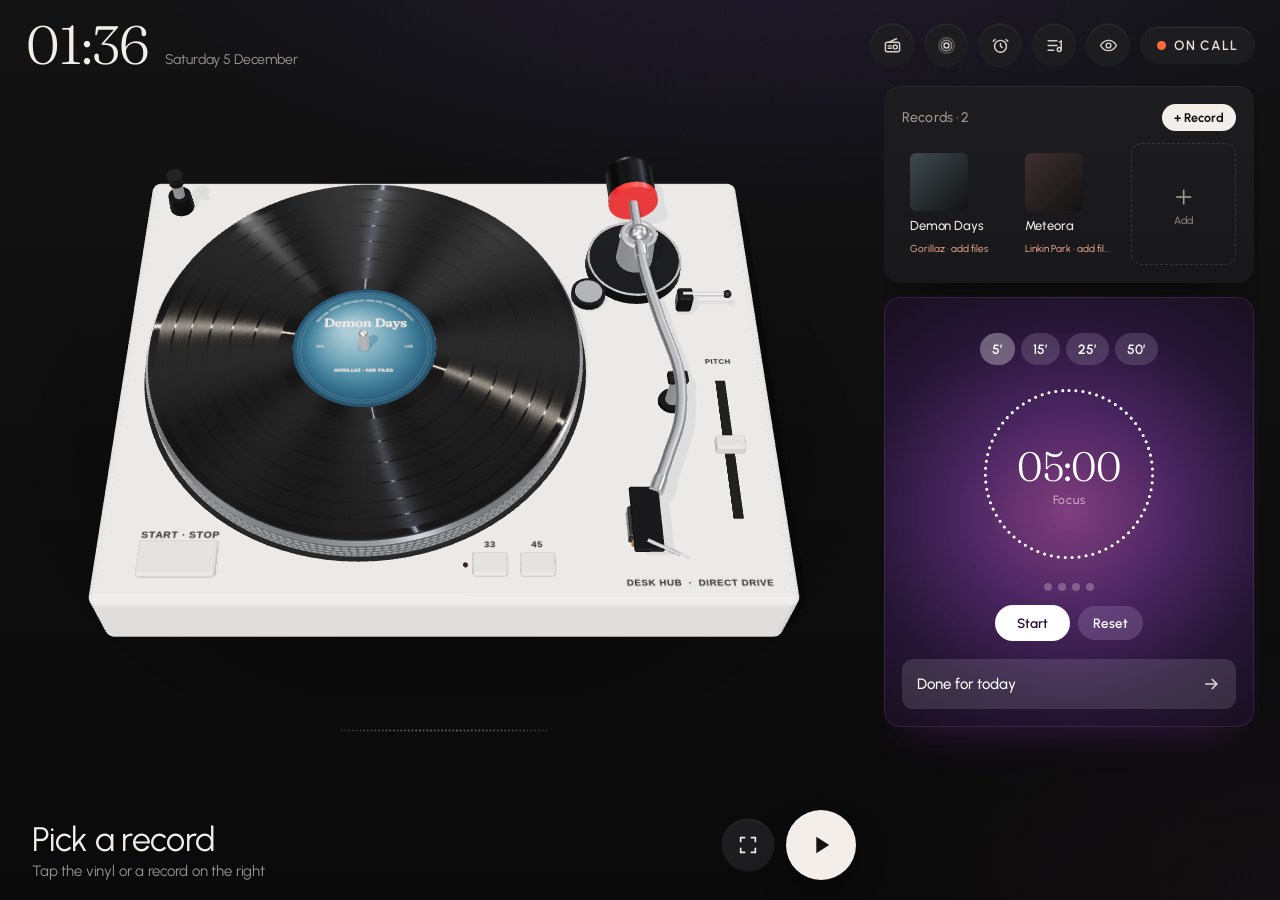
<file: index.html>
<!DOCTYPE html>
<html lang="en">
<head>
<meta charset="utf-8">
<meta name="viewport" content="width=device-width, initial-scale=1, maximum-scale=1, user-scalable=no, viewport-fit=cover">
<meta name="apple-mobile-web-app-capable" content="yes">
<meta name="mobile-web-app-capable" content="yes">
<meta name="apple-mobile-web-app-status-bar-style" content="black-translucent">
<meta name="apple-mobile-web-app-title" content="Desk Hub">
<meta name="theme-color" content="#121010">
<link rel="apple-touch-icon" href="icon.png">
<link rel="manifest" href="manifest.webmanifest">
<title>Desk Hub</title>
<script type="importmap">{"imports":{"three":"./vendor/three.module.min.js"}}</script>
<link rel="preconnect" href="https://fonts.googleapis.com">
<link rel="preconnect" href="https://fonts.gstatic.com" crossorigin>
<link href="nd/fonts.css" rel="stylesheet">
<style>
:root{
  --bg:#15100c; --bg2:#1d1611; --panel:rgba(255,240,220,.045); --line:rgba(255,232,204,.10);
  --ink:#f3e7d6; --muted:#a8968a; --faint:#6f6157;
  --accent:#e7a35a; --accent2:#c9743c; --glow:231,163,90;
  --wood1:#5a3a22; --wood2:#3c2615; --wood3:#2a1a0e;
  --r:22px;
}
body.work{ --accent:#d9b26f; --accent2:#9fb7a6; --glow:159,183,166; }
*{box-sizing:border-box;-webkit-tap-highlight-color:transparent}
html,body{margin:0;height:100%;background:var(--bg);color:var(--ink);font-family:Manrope,system-ui,sans-serif;overflow:hidden;-webkit-user-select:none;user-select:none;-webkit-touch-callout:none}
button{font:inherit;color:inherit;background:none;border:0;padding:0;cursor:pointer}
.ambient{position:fixed;inset:-20%;pointer-events:none;z-index:0;transition:background 2.5s ease;
  background:radial-gradient(40% 45% at 32% 55%, rgba(var(--glow),.16), transparent 70%),
             radial-gradient(35% 40% at 85% 20%, rgba(var(--glow),.07), transparent 70%)}
.grain{position:fixed;inset:0;pointer-events:none;z-index:1;opacity:.06;mix-blend-mode:overlay;
  background-image:url("data:image/svg+xml,%3Csvg xmlns='http://www.w3.org/2000/svg' width='160' height='160'%3E%3Cfilter id='n'%3E%3CfeTurbulence type='fractalNoise' baseFrequency='.9' numOctaves='2'/%3E%3C/filter%3E%3Crect width='100%25' height='100%25' filter='url(%23n)'/%3E%3C/svg%3E")}
.app{position:relative;z-index:2;height:100%;display:grid;grid-template-rows:auto 1fr;
  padding:calc(env(safe-area-inset-top) + 18px) calc(env(safe-area-inset-right) + 26px) calc(env(safe-area-inset-bottom) + 20px) calc(env(safe-area-inset-left) + 26px);gap:14px}

/* header */
header{display:flex;align-items:center;justify-content:space-between;gap:20px;position:relative;z-index:6}
.time{display:flex;align-items:baseline;gap:16px}
#clock{font-family:Fraunces,serif;font-weight:300;font-size:52px;letter-spacing:-.02em;line-height:1;font-variant-numeric:tabular-nums}
#date{color:var(--muted);font-size:15px;text-transform:capitalize}
.hright{display:flex;align-items:center;gap:12px}
.out{display:flex;align-items:center;gap:8px;padding:10px 16px;border-radius:999px;border:1px solid var(--line);background:var(--panel);font-size:13.5px;font-weight:600;color:var(--muted);transition:all .4s}
.out svg{width:17px;height:17px}
.out .dot{width:8px;height:8px;border-radius:50%;background:var(--faint)}
.out.wl{color:var(--ink);border-color:rgba(120,200,140,.45);background:rgba(120,200,140,.10)}
.out.wl .dot{background:#7fd393;box-shadow:0 0 8px #7fd393}
.cbtn.wl{border-color:rgba(120,200,140,.6);color:#9be3ad}
.modes{display:flex;background:var(--panel);border:1px solid var(--line);border-radius:999px;padding:4px;position:relative}
.modes button{position:relative;z-index:1;padding:11px 22px;border-radius:999px;font-weight:600;font-size:14.5px;color:var(--muted);transition:color .3s;display:flex;align-items:center;gap:8px}
.modes button.on{color:#1a120c}
.modes .pill{position:absolute;top:4px;bottom:4px;border-radius:999px;background:var(--accent);transition:all .45s cubic-bezier(.6,.1,.2,1);box-shadow:0 4px 20px rgba(var(--glow),.35)}

/* main */
main{display:grid;grid-template-columns:1fr 370px;gap:22px;min-height:0}
.deck{display:flex;flex-direction:column;min-height:0;min-width:0}
.stage{flex:1;min-height:0;position:relative}
.stage .tt{visibility:hidden}
.stage.no3d .tt{visibility:visible}
.stage.has3d .tt{display:none}
.stage .loader{position:absolute;left:50%;top:50%;width:46px;height:46px;margin:-23px;border-radius:50%;border:2px solid rgba(255,232,204,.12);border-top-color:var(--accent);animation:spin 1s linear infinite;transition:opacity .4s}
.stage.has3d .loader,.stage.no3d .loader{opacity:0;pointer-events:none}
.hright{position:relative}
.skins{position:absolute;left:0;top:58px;display:flex;gap:10px;padding:10px;border-radius:18px;background:#1d1611;border:1px solid var(--line);box-shadow:0 14px 40px rgba(0,0,0,.5);opacity:0;pointer-events:none;transform:translateY(8px);transition:all .25s;z-index:5}
.skins.on{opacity:1;pointer-events:auto;transform:none}
#skinBtn.on,#histBtn:active{color:var(--ink);border-color:rgba(var(--glow),.45)}
.skins button{display:flex;flex-direction:column;align-items:center;gap:6px;font-size:11.5px;color:var(--muted);font-weight:600}
.skins .sw{width:58px;height:42px;border-radius:9px;border:2px solid transparent}
.skins button.on .sw{border-color:var(--accent)}
.skins button.on{color:var(--ink)}
.now{position:relative}
.stage canvas{animation:fadein 1.2s ease both}@keyframes fadein{from{opacity:0}to{opacity:1}}
.tt{position:absolute;left:50%;top:50%;width:680px;height:540px;transform-origin:0 0}
.plinth{position:absolute;inset:0;border-radius:28px;
  background:
   linear-gradient(180deg,rgba(255,255,255,.07),transparent 18%),
   repeating-linear-gradient(92deg, rgba(0,0,0,.0) 0 7px, rgba(0,0,0,.09) 7px 9px, rgba(255,220,180,.03) 9px 15px),
   linear-gradient(160deg,var(--wood1),var(--wood2) 55%,var(--wood3));
  box-shadow:0 40px 80px -20px rgba(0,0,0,.7), inset 0 1px 0 rgba(255,230,200,.18), inset 0 -8px 20px rgba(0,0,0,.35)}
.mat{position:absolute;left:22px;top:32px;width:456px;height:456px;border-radius:50%;
  background:radial-gradient(circle,#2a2725 0 60%,#1b1918 61% 100%);box-shadow:inset 0 2px 6px rgba(0,0,0,.6),0 1px 0 rgba(255,255,255,.08)}
.platter{position:absolute;left:30px;top:40px;width:440px;height:440px;border-radius:50%;cursor:pointer}
.vinyl{position:absolute;inset:0;border-radius:50%;
  background:
    radial-gradient(circle at 50% 50%, transparent 0 21%, rgba(255,255,255,.03) 21.4%, transparent 22%),
    repeating-radial-gradient(circle at 50% 50%, #121212 0 1.2px, #1a1a1a 1.6px 2.6px),
    #111;
  box-shadow:0 10px 30px rgba(0,0,0,.6), inset 0 0 0 2px #0a0a0a;
  animation:spin 1.8s linear infinite;animation-play-state:paused}
.vinyl.playing{animation-play-state:running}
.sheen{position:absolute;inset:0;border-radius:50%;pointer-events:none;
  background:conic-gradient(from 20deg, transparent 0 8%, rgba(255,255,255,.10) 12%, transparent 18% 50%, rgba(255,255,255,.08) 62%, transparent 68%)}
.label{position:absolute;left:31%;top:31%;width:38%;height:38%;border-radius:50%;overflow:hidden;
  background:var(--labelc,#c9743c) center/cover no-repeat;box-shadow:0 0 0 3px rgba(0,0,0,.35)}
.label .lt{position:absolute;inset:0;display:flex;flex-direction:column;align-items:center;justify-content:center;text-align:center;padding:18%;color:rgba(255,248,236,.95)}
.label .lt b{font-family:Fraunces,serif;font-weight:500;font-size:19px;line-height:1.05}
.label .lt small{font-size:9.5px;letter-spacing:.18em;text-transform:uppercase;margin-top:6px;opacity:.8}
.label img{position:absolute;inset:0;width:100%;height:100%;object-fit:cover;opacity:0;transition:opacity .8s}
.label img.show{opacity:1}
.label::after{content:"";position:absolute;left:50%;top:50%;width:12px;height:12px;margin:-6px;border-radius:50%;background:#d7d2cc;box-shadow:inset 0 1px 2px rgba(0,0,0,.6)}
@keyframes spin{to{transform:rotate(360deg)}}
.arm{position:absolute;left:560px;top:20px;width:60px;height:390px;transform-origin:30px 70px;transform:rotate(0deg);transition:transform 1.4s cubic-bezier(.5,0,.2,1);pointer-events:none;filter:drop-shadow(6px 10px 8px rgba(0,0,0,.45))}
.arm.down{transform:rotate(29deg)}
.armbase{position:absolute;left:548px;top:48px;width:84px;height:84px;border-radius:50%;
  background:radial-gradient(circle at 40% 35%,#5b544e,#2a2623 70%);box-shadow:0 6px 14px rgba(0,0,0,.5),inset 0 1px 0 rgba(255,255,255,.2)}
.rest{position:absolute;left:578px;top:392px;width:22px;height:30px;border-radius:6px;background:linear-gradient(#3b3531,#221e1b)}
.rpm{position:absolute;left:520px;bottom:34px;display:flex;gap:8px;align-items:center;font-size:11px;letter-spacing:.14em;color:rgba(255,232,204,.55)}
.led{width:8px;height:8px;border-radius:50%;background:#4a2e1e;box-shadow:inset 0 1px 1px rgba(0,0,0,.5)}
.led.on{background:#ff7a3c;box-shadow:0 0 10px #ff7a3c,0 0 2px #ffd0a8}
.brand{position:absolute;left:520px;bottom:62px;font-family:Fraunces,serif;font-style:italic;font-size:15px;color:rgba(255,232,204,.45)}

.now{display:grid;grid-template-columns:1fr auto;align-items:end;gap:18px;padding:6px 6px 0}
.np-station{font-size:11.5px;letter-spacing:.2em;text-transform:uppercase;color:var(--accent);font-weight:700;display:flex;align-items:center;gap:8px}
.np-title{font-family:Fraunces,serif;font-size:27px;line-height:1.15;margin-top:6px;white-space:nowrap;overflow:hidden;text-overflow:ellipsis}
.np-artist{color:var(--muted);font-size:15px;margin-top:3px;white-space:nowrap;overflow:hidden;text-overflow:ellipsis}
.ctrls{display:flex;align-items:center;gap:12px}
.cbtn{width:52px;height:52px;border-radius:50%;display:grid;place-items:center;background:var(--panel);border:1px solid var(--line);transition:transform .15s,background .3s}
.cbtn:active{transform:scale(.93)}
.cbtn.big{width:70px;height:70px;background:var(--accent);border:0;color:#1a120c;box-shadow:0 8px 30px rgba(var(--glow),.35)}
.cbtn svg{width:22px;height:22px}
.cbtn.big svg{width:28px;height:28px}
.dots{display:inline-flex;gap:3px}
.dots i{width:3px;height:10px;background:var(--accent);border-radius:2px;animation:eq 1s ease-in-out infinite}
.dots i:nth-child(2){animation-delay:.2s}.dots i:nth-child(3){animation-delay:.4s}
.paused .dots i{animation:none;height:3px}
@keyframes eq{0%,100%{height:3px}50%{height:11px}}

/* side */
aside{display:flex;flex-direction:column;gap:14px;min-height:0}
.card{background:var(--panel);border:1px solid var(--line);border-radius:var(--r);padding:18px}
.card h3{margin:0 0 12px;font-size:11.5px;letter-spacing:.2em;text-transform:uppercase;color:var(--muted);font-weight:700;display:flex;justify-content:space-between;align-items:center}
.crate{display:grid;grid-template-columns:repeat(3,1fr);gap:10px;max-height:244px;overflow-y:auto;padding:4px;margin:-4px;scrollbar-width:none;-webkit-overflow-scrolling:touch}
.crate::-webkit-scrollbar{display:none}
.crate.more{-webkit-mask-image:linear-gradient(180deg,#000 82%,transparent);mask-image:linear-gradient(180deg,#000 82%,transparent)}
.sleeve.flash{animation:flash 1.6s ease}
@keyframes flash{0%,100%{box-shadow:0 6px 16px rgba(0,0,0,.35)}30%,60%{box-shadow:0 0 0 3px var(--accent),0 0 24px rgba(var(--glow),.6)}}
.res .act button.done{cursor:pointer}
.sleeve.add{background:transparent;border:1.5px dashed rgba(255,232,204,.22);box-shadow:none;align-items:center;justify-content:center;color:var(--muted)}
.sleeve.add::before,.sleeve.add::after{display:none}
.sleeve.add b{font-size:30px;font-weight:300;line-height:1}
.sleeve.add em{color:var(--muted)}
.sleeve .rm{position:absolute;inset:0;z-index:3;display:none;flex-direction:column;align-items:center;justify-content:center;gap:8px;background:rgba(12,8,6,.82);border-radius:10px;font-size:12.5px}
.sleeve.ask .rm{display:flex}
.sleeve .rm i{font-style:normal;padding:7px 12px;border-radius:999px;background:#c9533a;color:#fff;font-weight:700}
.sleeve .rm u{text-decoration:none;color:var(--muted)}
#sheet,#hist{position:fixed;inset:0;z-index:25;background:rgba(8,5,4,.6);backdrop-filter:blur(10px);-webkit-backdrop-filter:blur(10px);display:flex;align-items:center;justify-content:center;opacity:0;pointer-events:none;transition:opacity .35s}
#sheet.on,#hist.on{opacity:1;pointer-events:auto}
.sheet{width:min(720px,92vw);height:min(640px,86vh);background:#1d1611;border:1px solid var(--line);border-radius:26px;display:flex;flex-direction:column;overflow:hidden;box-shadow:0 30px 80px rgba(0,0,0,.6);transform:translateY(20px);transition:transform .35s}
#sheet.on .sheet,#hist.on .sheet{transform:none}
.sh-head{padding:22px 22px 14px;display:flex;flex-direction:column;gap:14px;border-bottom:1px solid var(--line)}
.sh-top{display:flex;align-items:center;justify-content:space-between}
.sh-top h2{margin:0;font-family:Fraunces,serif;font-weight:400;font-size:26px}
.sh-top button{width:40px;height:40px;border-radius:50%;background:var(--panel);border:1px solid var(--line);font-size:20px;color:var(--muted)}
.sh-search{display:flex;gap:10px;align-items:center}
.sh-search input{flex:1;font:inherit;font-size:17px;color:var(--ink);background:rgba(255,240,220,.06);border:1px solid var(--line);border-radius:14px;padding:13px 16px;outline:none;-webkit-user-select:text;user-select:text}
.sh-search input:focus{border-color:rgba(var(--glow),.6)}
.sh-sub{font-size:13px;color:var(--muted)}
.sh-sub b{color:var(--ink);font-weight:600}
#results{flex:1;overflow-y:auto;padding:8px 12px 16px;-webkit-overflow-scrolling:touch}
.res{display:grid;grid-template-columns:46px 1fr auto;gap:14px;align-items:center;padding:10px;border-radius:14px}
.res:active{background:var(--panel)}
.res .fav{width:46px;height:46px;border-radius:10px;background:var(--c,#3a2a20) center/cover;display:grid;place-items:center;font-family:Fraunces,serif;font-size:20px;color:#fff8ee;overflow:hidden}
.res .fav img{width:100%;height:100%;object-fit:cover}
.res .nm{font-weight:600;font-size:15.5px;white-space:nowrap;overflow:hidden;text-overflow:ellipsis}
.res .tg{font-size:12.5px;color:var(--muted);white-space:nowrap;overflow:hidden;text-overflow:ellipsis;margin-top:2px}
.res .act{display:flex;gap:8px}
.res .act button{padding:9px 14px;border-radius:999px;border:1px solid var(--line);font-size:13px;font-weight:600}
.res .act button.add{background:var(--accent);color:#1a120c;border:0}
.res .act button.done{background:transparent;color:var(--muted)}
.res.na{opacity:.4}
.empty{padding:40px;text-align:center;color:var(--muted)}
.sleeve{aspect-ratio:1;border-radius:10px;position:relative;overflow:hidden;text-align:left;padding:10px;display:flex;flex-direction:column;justify-content:flex-end;
  background:var(--c);box-shadow:0 6px 16px rgba(0,0,0,.35);transition:transform .2s}
.sleeve::before{content:"";position:absolute;right:-30%;top:-30%;width:90%;height:90%;border-radius:50%;
  background:repeating-radial-gradient(circle,rgba(0,0,0,.18) 0 2px,transparent 2px 5px);opacity:.55}
.sleeve::after{content:"";position:absolute;inset:0;background:linear-gradient(180deg,transparent 35%,rgba(0,0,0,.45))}
.sleeve span{position:relative;z-index:1;font-family:Fraunces,serif;font-size:14px;line-height:1.1;color:#fff8ee}
.sleeve em{position:relative;z-index:1;font-style:normal;font-size:9px;letter-spacing:.14em;text-transform:uppercase;color:rgba(255,248,238,.75);margin-top:3px}
.sleeve.cur{outline:2px solid var(--accent);outline-offset:3px}
.sleeve:active{transform:scale(.95)}
.grow{flex:1;min-height:0;display:flex;flex-direction:column}
.panel{display:none;flex:1;flex-direction:column;align-items:center;justify-content:center;gap:14px}
.panel.on{display:flex}
.ring{position:relative;width:190px;height:190px}
.ring svg{width:100%;height:100%;transform:rotate(-90deg)}
.ring .t{position:absolute;inset:0;display:flex;flex-direction:column;align-items:center;justify-content:center}
.ring .t b{font-family:Fraunces,serif;font-weight:300;font-size:46px;font-variant-numeric:tabular-nums;letter-spacing:-.02em}
.ring .t small{color:var(--muted);font-size:12px;letter-spacing:.16em;text-transform:uppercase;margin-top:2px}
.row{display:flex;gap:8px;align-items:center;justify-content:center}
.chip{padding:9px 15px;border-radius:999px;border:1px solid var(--line);font-size:13.5px;font-weight:600;color:var(--muted)}
.chip.on{background:rgba(var(--glow),.16);color:var(--ink);border-color:rgba(var(--glow),.45)}
.chip.solid{background:var(--accent);color:#1a120c;border:0;padding:10px 22px}
.sess{display:flex;gap:6px}
.sess i{width:8px;height:8px;border-radius:50%;background:var(--line)}
.sess i.done{background:var(--accent)}
.breath{width:170px;height:170px;display:grid;place-items:center;position:relative}
.breath .orb{width:70px;height:70px;border-radius:50%;background:radial-gradient(circle at 40% 35%,rgba(var(--glow),.9),rgba(var(--glow),.25));box-shadow:0 0 50px rgba(var(--glow),.4);transition:transform 4s ease-in-out}
.breath .halo{position:absolute;inset:0;border-radius:50%;border:1px dashed rgba(var(--glow),.35)}
#breathTxt{font-family:Fraunces,serif;font-size:22px;min-height:28px}
.endday{width:100%;padding:15px;border-radius:16px;border:1px solid var(--line);background:linear-gradient(90deg,rgba(var(--glow),.12),transparent);font-weight:600;font-size:15px;display:flex;align-items:center;justify-content:space-between}
.endday svg{width:20px;height:20px;opacity:.8}

/* solo (turntable only) */
header,aside,.now{transition:opacity .6s ease}
body.solo header,body.solo aside,body.solo .now{opacity:0;pointer-events:none}
.stage.fly{position:fixed;z-index:15;transition:left .9s cubic-bezier(.6,0,.2,1),top .9s cubic-bezier(.6,0,.2,1),width .9s cubic-bezier(.6,0,.2,1),height .9s cubic-bezier(.6,0,.2,1)}
#soloExit{position:fixed;z-index:16;top:calc(env(safe-area-inset-top) + 22px);right:calc(env(safe-area-inset-right) + 24px);width:48px;height:48px;border-radius:50%;display:grid;place-items:center;background:rgba(255,240,220,.06);border:1px solid var(--line);opacity:0;pointer-events:none;transition:opacity .6s ease .5s}
#soloExit svg{width:20px;height:20px}
body.solo #soloExit{opacity:.75;pointer-events:auto}
/* history */
.np-row{display:flex;align-items:center;gap:10px;min-width:0}
.np-row .np-title{min-width:0}
#likeBtn{flex:none;width:38px;height:38px;border-radius:50%;display:none;place-items:center;margin-top:6px;color:var(--muted);border:1px solid var(--line);transition:all .25s}
#likeBtn.show{display:grid}
#likeBtn svg{width:19px;height:19px}
#likeBtn.on{color:#ef6f6c;border-color:rgba(239,111,108,.45);background:rgba(239,111,108,.1)}
#likeBtn.pop{animation:pop .4s ease}
@keyframes pop{50%{transform:scale(1.25)}}
.hbtn{width:42px;height:42px;border-radius:50%;display:grid;place-items:center;border:1px solid var(--line);background:var(--panel);color:var(--muted)}
.hbtn svg{width:19px;height:19px}
.tabs{display:flex;gap:8px}
.hrow{display:grid;grid-template-columns:52px 1fr auto;gap:14px;align-items:center;padding:10px;border-radius:14px}
.hrow .cv{width:52px;height:52px;border-radius:8px;background:var(--c,#3a2a20) center/cover;box-shadow:0 4px 10px rgba(0,0,0,.35)}
.hrow .t{font-weight:600;font-size:15.5px;white-space:nowrap;overflow:hidden;text-overflow:ellipsis}
.hrow .a{font-size:13px;color:var(--muted);white-space:nowrap;overflow:hidden;text-overflow:ellipsis;margin-top:2px}
.hrow .links{font-size:12px;color:var(--faint);margin-top:4px}
.hrow .links a{color:var(--accent);text-decoration:none;margin-right:12px}
.hrow .hv{width:40px;height:40px;border-radius:50%;display:grid;place-items:center;color:var(--faint)}
.hrow .hv svg{width:20px;height:20px}
.hrow .hv.on{color:#ef6f6c}
/* on air */
.oa-btn{display:flex;align-items:center;gap:8px;padding:10px 16px;border-radius:999px;border:1px solid var(--line);background:var(--panel);font-size:13.5px;font-weight:700;letter-spacing:.08em;color:var(--muted)}
.oa-btn i{width:9px;height:9px;border-radius:50%;background:#7a2a22;box-shadow:inset 0 1px 1px rgba(0,0,0,.5)}
#onair{position:fixed;inset:0;z-index:22;background:#060403;display:flex;flex-direction:column;align-items:center;justify-content:center;opacity:0;pointer-events:none;transition:opacity .7s ease}
#onair.on{opacity:1;pointer-events:auto}
#onair::after{content:"";position:absolute;inset:0;pointer-events:none;box-shadow:inset 0 0 0 2px rgba(232,92,74,.35)}
.sign{position:relative;display:flex;align-items:center;gap:34px;padding:30px 56px;border-radius:22px;border:2px solid rgba(232,92,74,.75);
  background:rgba(120,24,14,.22);box-shadow:0 0 30px rgba(232,80,60,.14)}
.sign svg{width:84px;height:84px;color:#e8705e;flex:none}
.sign b{display:block;font-family:Manrope,system-ui,sans-serif;font-weight:800;font-size:104px;letter-spacing:.08em;line-height:1;color:#ee7b6a;text-shadow:0 0 14px rgba(232,80,60,.25)}
#onair.on .sign{animation:neon 1.1s steps(1,end) both}
@keyframes neon{0%{opacity:0}10%{opacity:.7}16%{opacity:.15}28%{opacity:.9}34%{opacity:.5}46%,100%{opacity:1}}
.oa-meta{margin-top:56px;display:flex;align-items:baseline;gap:22px;color:rgba(243,231,214,.55)}
.oa-meta .c{font-family:Fraunces,serif;font-weight:300;font-size:64px;letter-spacing:-.02em;color:rgba(243,231,214,.7);font-variant-numeric:tabular-nums}
.oa-meta .e{font-size:17px;font-variant-numeric:tabular-nums}
#oaEnd{margin-top:40px;padding:14px 26px;border-radius:999px;background:rgba(255,240,220,.08);border:1px solid rgba(255,232,204,.18);color:var(--ink);font-weight:700;font-size:15px;opacity:0;pointer-events:none;transition:opacity .3s}
#onair.ask #oaEnd{opacity:1;pointer-events:auto}
@media (orientation:portrait){.sign{padding:24px 36px;gap:22px}.sign b{font-size:72px}.sign svg{width:60px;height:60px}}
/* crate grid: fixed row height (Safari mis-sizes aspect-ratio items inside a scrolling grid) */
.crate{grid-auto-rows:112px;align-items:stretch}
.crate>.sleeve{aspect-ratio:auto;height:112px;min-height:0;overflow:hidden}
.sleeve span{display:-webkit-box;-webkit-line-clamp:2;-webkit-box-orient:vertical;overflow:hidden}
.sleeve em{white-space:nowrap;overflow:hidden;text-overflow:ellipsis;display:block}
/* scrollable right panel */
aside{overflow-y:auto;overflow-x:hidden;-webkit-overflow-scrolling:touch;scrollbar-width:none;border-radius:var(--r)}
aside::-webkit-scrollbar{display:none}
aside>.card{flex:none}
.grow{flex:none!important;min-height:430px}
/* overlays */
.ov{position:fixed;inset:0;z-index:20;display:flex;flex-direction:column;align-items:center;justify-content:center;opacity:0;pointer-events:none;transition:opacity 1s ease}
.ov.on{opacity:1;pointer-events:auto}
#idle{background:#070504}
#idle .ic{font-family:Fraunces,serif;font-weight:300;font-size:180px;letter-spacing:-.03em;color:rgba(243,231,214,.85);line-height:1;font-variant-numeric:tabular-nums}
#idle .id{color:rgba(168,150,138,.8);font-size:20px;margin-top:14px;text-transform:capitalize}
#idle .inp{margin-top:48px;color:rgba(168,150,138,.7);font-size:15px;display:flex;align-items:center;gap:12px}
#idle .inp img{width:44px;height:44px;border-radius:6px;object-fit:cover}
#idle.night .ic{color:rgba(243,231,214,.35)} #idle.night .id,#idle.night .inp{opacity:.4}
#eod{background:radial-gradient(60% 60% at 50% 45%,rgba(120,60,20,.55),#0d0907 75%)}
#eod h1{font-family:Fraunces,serif;font-weight:300;font-size:58px;margin:0;text-align:center}
#eod p{color:var(--muted);font-size:18px;margin:14px 0 34px;text-align:center;line-height:1.6}
.toast{position:fixed;left:50%;bottom:30px;transform:translate(-50%,30px);background:#2a2019;border:1px solid var(--line);padding:12px 20px;border-radius:14px;font-size:14px;opacity:0;transition:all .4s;z-index:30}
.toast.on{opacity:1;transform:translate(-50%,0)}

@media (orientation:portrait){
  main{grid-template-columns:1fr;grid-template-rows:1.25fr auto}
  aside{flex-direction:row;flex-wrap:wrap}
  aside>.card{flex:1 1 300px}
  #clock{font-size:44px}
}

/* ================= DARK GLASS theme ================= */
:root{--bg:#121010;--panel:rgba(255,255,255,.06);--line:rgba(255,255,255,.10);--ink:#f3eee9;--muted:#a19891;--faint:#6d6560;
  --accent:#f3eee9;--accent2:#f3eee9;--glow:243,140,70;--r:30px;--hot:#ff6a3d;
  --m1:#f08a4b;--m2:#b0654a;--m3:#7d5fae;--m4:#3e8f8a}
body.work{--m1:#3e8f8a;--m2:#4f6aa8;--m3:#7d5fae;--m4:#b0654a;--glow:120,170,190}
body.chill{--m1:#f08a4b;--m2:#c25a4a;--m3:#9a5aa8;--m4:#d39a4e;--glow:243,140,70}
html,body{background:var(--bg);color:var(--ink);font-family:Urbanist,Inter,system-ui,sans-serif;letter-spacing:-.01em}
.grain{opacity:.06}
.mesh{position:fixed;inset:0;z-index:0;pointer-events:none;overflow:hidden;filter:blur(80px) saturate(1.1);opacity:.55}
.mesh i{position:absolute;border-radius:50%;transition:background 2.5s ease;will-change:transform}
.mesh .b1{width:58vw;height:58vw;left:-12vw;top:22vh;background:var(--m1);animation:drift1 38s ease-in-out infinite alternate}
.mesh .b2{width:44vw;height:44vw;left:30vw;top:-22vh;background:var(--m2);animation:drift2 44s ease-in-out infinite alternate}
.mesh .b3{width:44vw;height:44vw;right:-12vw;top:34vh;background:var(--m3);animation:drift3 50s ease-in-out infinite alternate}
.mesh .b4{width:32vw;height:32vw;left:24vw;bottom:-24vh;background:var(--m4);animation:drift1 46s ease-in-out infinite alternate-reverse}
@keyframes drift1{to{transform:translate(8vw,-6vh) scale(1.08)}}
@keyframes drift2{to{transform:translate(-6vw,8vh) scale(.94)}}
@keyframes drift3{to{transform:translate(-8vw,-4vh) scale(1.1)}}
.ambient{z-index:0;filter:blur(40px);opacity:.7}
.card,.modes,.hbtn,.oa-btn,.cbtn,.chip,.endday,.skins,.sheet,.toast,#soloExit,.sleeve{
  -webkit-backdrop-filter:blur(24px) saturate(1.4);backdrop-filter:blur(24px) saturate(1.4)}
/* time — the serif from the idle screen, everywhere */
#clock,#idle .ic,.ring .t b,.oa-meta .c{font-family:Fraunces,Georgia,serif!important;font-weight:300!important;font-variant-numeric:tabular-nums;letter-spacing:-.02em}
#clock{font-size:54px;color:var(--ink)}
#date{font-size:14px;color:var(--muted)}
/* header */
.modes{background:rgba(255,255,255,.06);border:1px solid var(--line)}
.modes button{color:#a19891;font-weight:500;font-size:14px}
.modes button.on{color:#141110}
.modes .pill{background:#f3eee9;box-shadow:0 6px 18px rgba(0,0,0,.35)}
.hbtn{background:rgba(255,255,255,.06);border:1px solid var(--line);color:#d8d1cb}
.oa-btn{background:rgba(255,255,255,.06);border:1px solid var(--line);color:#e8e2dc;font-weight:600;letter-spacing:.06em}
.oa-btn i{background:var(--hot);box-shadow:none}
#skinBtn.on,#histBtn:active{border-color:rgba(255,255,255,.35);color:#fff}
/* right panel: scrollable */
aside{overflow-y:auto;overflow-x:hidden;-webkit-overflow-scrolling:touch;scrollbar-width:none;padding-bottom:8px;margin-right:-6px;padding-right:6px;border-radius:32px}
aside::-webkit-scrollbar{display:none}
aside>.card{flex:none}
.grow{flex:none!important;min-height:430px}
/* cards */
.card{background:rgba(255,255,255,.055);border:1px solid rgba(255,255,255,.09);border-radius:32px;box-shadow:0 24px 60px -24px rgba(0,0,0,.6),inset 0 1px 0 rgba(255,255,255,.08)}
.card h3{color:var(--muted);font-weight:500;letter-spacing:.01em;text-transform:none;font-size:14px}
#crateAdd{color:#141110!important;background:#f3eee9;border-radius:999px;padding:6px 12px!important;font-size:12.5px!important;letter-spacing:0!important}
.grow.card{background:linear-gradient(160deg,rgba(255,150,90,.14),rgba(255,255,255,.04) 55%,rgba(130,100,200,.10));border-color:rgba(255,255,255,.1)}
.grow.card .chip{color:rgba(243,238,233,.7);border-color:rgba(255,255,255,.14);background:rgba(255,255,255,.04)}
.grow.card .chip.on{background:rgba(255,255,255,.14);color:#fff;border-color:rgba(255,255,255,.2)}
.grow.card .chip.solid{background:#f3eee9;color:#141110}
.ring .t b{font-size:58px;color:#fff}
.ring .t small{color:rgba(243,238,233,.55);font-size:12px;letter-spacing:.06em;text-transform:none}
.sess i{background:rgba(255,255,255,.16)}.sess i.done{background:var(--hot)}
.endday{background:rgba(255,255,255,.05);border:1px solid rgba(255,255,255,.1);color:#f3eee9;font-weight:500}
.breath .orb{background:radial-gradient(circle at 40% 35%,#ffd2b3,#f08a52 70%);box-shadow:0 0 40px rgba(240,138,82,.25)}
.breath .halo{border:1px dashed rgba(255,255,255,.2)}
#breathTxt{font-family:Urbanist,Inter,sans-serif;font-weight:300;font-size:22px;color:#f3eee9}
/* crate tiles */
.sleeve{background:rgba(255,255,255,.06)!important;border:1px solid rgba(255,255,255,.08);border-radius:22px;box-shadow:none;padding:12px;justify-content:space-between}
.sleeve::before,.sleeve::after{display:none}
.sleeve .chipc{position:relative;z-index:1;width:26px;height:26px;border-radius:50%;background:radial-gradient(circle at 35% 30%,rgba(255,255,255,.45),transparent 55%),var(--c);display:block;flex:none}
.sleeve span{color:var(--ink);font-family:Urbanist,Inter,sans-serif;font-weight:500;font-size:14px;margin-top:auto}
.sleeve em{color:var(--muted);font-size:10.5px;letter-spacing:0;text-transform:none}
.sleeve.cur{outline:none;background:#f3eee9!important;border-color:transparent}
.sleeve.cur span{color:#141110}.sleeve.cur em{color:#6d6560}
.sleeve.add{border:1.5px dashed rgba(255,255,255,.16)!important;background:transparent!important;align-items:center;justify-content:center}
.sleeve.add b,.sleeve.add em{color:var(--muted)}
.sleeve .rm{background:rgba(18,16,16,.9);border-radius:22px}
/* now playing */
.np-station{color:var(--muted);font-weight:600;letter-spacing:.08em}
.dots i{background:var(--hot)}
.np-title{font-family:Urbanist,Inter,sans-serif;font-weight:300;font-size:34px;letter-spacing:-.03em;color:var(--ink)}
.np-artist{color:var(--muted);font-size:15px}
.cbtn{background:rgba(255,255,255,.07);border:1px solid var(--line);color:var(--ink)}
.cbtn.big{background:#f3eee9;color:#141110;box-shadow:0 14px 34px -10px rgba(0,0,0,.6)}
#likeBtn{border-color:rgba(255,255,255,.14);color:#a19891;background:rgba(255,255,255,.05)}
#likeBtn.on{color:var(--hot);border-color:rgba(255,106,61,.45)}
.stage .loader{border-color:rgba(255,255,255,.1);border-top-color:#f3eee9}
/* popovers & sheets */
.skins{background:rgba(30,26,25,.82);border:1px solid rgba(255,255,255,.1);box-shadow:0 20px 50px -15px rgba(0,0,0,.6)}
.skins button{color:var(--muted)}.skins button.on{color:var(--ink)}.skins button.on .sw{border-color:#f3eee9}
#sheet,#hist{background:rgba(10,8,8,.55)}
.sheet{background:rgba(32,28,27,.82);border:1px solid rgba(255,255,255,.1);box-shadow:0 40px 90px -20px rgba(0,0,0,.7)}
.sh-top h2{font-family:Urbanist,Inter,sans-serif;font-weight:300;font-size:30px;letter-spacing:-.02em}
.sh-top button{background:rgba(255,255,255,.06);border-color:rgba(255,255,255,.1);color:var(--muted)}
.sh-search input{background:rgba(255,255,255,.06);border-color:rgba(255,255,255,.1);color:var(--ink)}
.sh-search input:focus{border-color:rgba(255,255,255,.5)}
.sh-sub{color:var(--muted)}.sh-sub b{color:var(--ink)}
.sh-head{border-bottom-color:rgba(255,255,255,.07)}
.chip{border-color:rgba(255,255,255,.14);color:var(--muted);background:rgba(255,255,255,.04)}
.chip.on{background:#f3eee9;color:#141110;border-color:#f3eee9}
.chip.solid{background:#f3eee9;color:#141110}
.res:active{background:rgba(255,255,255,.06)}
.res .fav{border-radius:14px}
.res .act button{border-color:rgba(255,255,255,.14);color:var(--ink);background:rgba(255,255,255,.05)}
.res .act button.add{background:#f3eee9;color:#141110}
.res .act button.done{color:var(--muted);background:transparent}
.hrow .links a{color:var(--ink)}
.hrow .hv{color:#6d6560}.hrow .hv.on{color:var(--hot)}
.hrow .cv{border-radius:12px}
.empty{color:var(--muted)}
.toast{background:rgba(243,238,233,.94);color:#141110;border:0}
#soloExit{background:rgba(255,255,255,.07);border-color:var(--line);color:var(--ink)}
/* idle */
#idle{background:radial-gradient(60% 60% at 70% 35%,rgba(240,138,75,.28),transparent 70%),radial-gradient(50% 60% at 20% 80%,rgba(125,95,174,.22),transparent 70%),#0e0c0c}
#idle .ic{font-size:190px;color:#f3eee9}
#idle .id{color:rgba(243,238,233,.6);font-size:20px;font-weight:300}
#idle .inp{color:rgba(243,238,233,.6)}
#idle.night{background:#080707}
#idle.night .ic{color:rgba(243,238,233,.35)}
/* call */
#onair{background:radial-gradient(60% 70% at 50% 45%,#d9563a 0%,#8a2f26 45%,#2a1412 85%,#140b0a 100%)}
#onair::after{box-shadow:none}
.sign{border:0;background:none;box-shadow:none;padding:0;flex-direction:column;gap:18px}
.sign svg{color:#fff;width:46px;height:46px;opacity:.9}
.sign b{font-family:Urbanist,Inter,sans-serif;font-weight:200;font-size:120px;letter-spacing:-.04em;color:#fff;text-shadow:none}
#onair.on .sign{animation:fadeup .8s ease both}
@keyframes fadeup{from{opacity:0;transform:translateY(12px)}to{opacity:1;transform:none}}
.oa-meta{margin-top:30px}
.oa-meta .c{font-size:56px;color:#fff}
.oa-meta .e{color:rgba(255,255,255,.75)}
#oaEnd{background:rgba(255,255,255,.14);border:1px solid rgba(255,255,255,.25);color:#fff;-webkit-backdrop-filter:blur(16px);backdrop-filter:blur(16px)}
#eod{background:radial-gradient(60% 60% at 50% 40%,rgba(240,138,75,.45),transparent 70%),radial-gradient(50% 60% at 80% 80%,rgba(125,95,174,.35),transparent 70%),#0e0c0c}
#eod h1{font-family:Fraunces,Georgia,serif;font-weight:300;font-size:72px;letter-spacing:-.03em;color:#fff}
#eod p{color:rgba(255,255,255,.8)}
#eod .chip.solid{background:#f3eee9;color:#141110}
/* v2: mostly dark — no background mesh, purple only behind the timer */
.mesh,.ambient,.grain{display:none!important}
html,body{background:#0e0d0d}
.card{background:rgba(255,255,255,.045);border-color:rgba(255,255,255,.08)}
.grow.card{background:radial-gradient(90% 70% at 50% 40%,rgba(124,82,190,.55),rgba(70,44,120,.35) 55%,rgba(255,255,255,.03) 100%);border-color:rgba(170,140,230,.18)}
#idle{background:#0b0a0a}
#eod{background:#0b0a0a}
/* sans: Urbanist everywhere (times stay Fraunces) */
html,body,button,input,.modes button,.oa-btn,.chip,.sleeve span,.sleeve em,.np-title,.np-artist,.np-station,.card h3,.sh-top h2,.sh-search input,.res .nm,.res .tg,.hrow .t,.hrow .a,.toast,.endday,#date,#idle .id,.oa-meta .e,.sign b,#breathTxt,.skins button{font-family:Urbanist,Inter,system-ui,sans-serif}
.np-title{font-weight:400;letter-spacing:-.02em}
.sign b{font-weight:300}
.oa-btn{letter-spacing:.08em}
/* v3: gradient black bg, subtler purple, tighter radii, station logos */
html,body{background:#0d0c0c}
body::before{content:"";position:fixed;inset:0;z-index:0;pointer-events:none;background:radial-gradient(120% 90% at 85% 100%,#232120 0%,#171615 45%,#0b0a0a 100%)}
.card{border-radius:22px}
.grow.card{background:radial-gradient(90% 70% at 50% 40%,rgba(124,82,190,.28),rgba(70,44,120,.16) 55%,rgba(255,255,255,.03) 100%);border-color:rgba(170,140,230,.12)}
.grow.card .chip.on{background:rgba(255,255,255,.12)}
.sleeve{border-radius:15px}
.sleeve .rm{border-radius:15px}
.sleeve .chipc.img{width:30px;height:30px;border-radius:8px;background-size:cover;background-position:center;background-color:#fff;box-shadow:0 0 0 1px rgba(255,255,255,.08)}
.sheet{border-radius:24px}
.skins{border-radius:16px}
.skins .sw{border-radius:7px}
.sh-search input{border-radius:12px}
.res .fav{border-radius:10px}
.hrow .cv{border-radius:9px}
aside{border-radius:22px}
.endday{border-radius:14px}
#lenChips{gap:6px}
#lenChips .chip{padding:8px 12px}
/* v4: Nothing-style smoky dark wallpaper + film grain */
body::before{background:
  radial-gradient(55% 45% at 78% 22%,rgba(98,112,122,.38),transparent 70%),
  radial-gradient(60% 50% at 30% 55%,rgba(70,86,94,.30),transparent 72%),
  radial-gradient(45% 40% at 62% 70%,rgba(120,140,150,.16),transparent 70%),
  radial-gradient(50% 45% at 8% 100%,rgba(92,40,72,.38),transparent 70%),
  radial-gradient(40% 35% at 0% 10%,rgba(20,24,28,.9),transparent 70%),
  linear-gradient(160deg,#0b0c0d 0%,#15181a 45%,#0d0e10 100%)}
body::after{content:"";position:fixed;inset:0;z-index:1;pointer-events:none;opacity:.12;mix-blend-mode:overlay;
  background-image:url("data:image/svg+xml,%3Csvg xmlns='http://www.w3.org/2000/svg' width='220' height='220'%3E%3Cfilter id='n'%3E%3CfeTurbulence type='fractalNoise' baseFrequency='.85' numOctaves='3' stitchTiles='stitch'/%3E%3CfeColorMatrix values='0 0 0 0 1  0 0 0 0 1  0 0 0 0 1  0 0 0 .9 0'/%3E%3C/filter%3E%3Crect width='100%25' height='100%25' filter='url(%23n)'/%3E%3C/svg%3E")}
.card{background:rgba(24,25,27,.62);border-color:rgba(255,255,255,.07)}
/* v5: Nothing-style — solid near-black widgets on a light smoky wallpaper */
body::before{background:
  radial-gradient(58% 44% at 4% 4%,rgba(22,25,28,.95),transparent 74%),
  radial-gradient(38% 34% at 96% 30%,rgba(34,39,44,.55),transparent 70%),
  radial-gradient(48% 40% at 6% 104%,rgba(60,28,50,.85),transparent 72%),
  radial-gradient(40% 36% at 70% 105%,rgba(40,44,52,.5),transparent 70%),
  radial-gradient(55% 50% at 55% 48%,rgba(196,214,220,.75),transparent 75%),
  linear-gradient(170deg,#7d878c 0%,#a7b3b7 42%,#98a6ab 70%,#6f7378 100%)}
body::after{opacity:.16}
.card,.modes,.hbtn,.oa-btn,.cbtn,.endday,.skins,.sheet,#soloExit,.sleeve{-webkit-backdrop-filter:none;backdrop-filter:none}
.card{background:#1b1b1b;border:0;box-shadow:0 18px 40px -22px rgba(0,0,0,.55)}
.grow.card{background:radial-gradient(90% 70% at 50% 40%,rgba(124,82,190,.22),rgba(124,82,190,0) 70%),#1b1b1b;border:0}
.sleeve{background:#262626!important;border:0}
.sleeve.cur{background:#f3eee9!important}
.sleeve.add{border:1.5px dashed rgba(255,255,255,.14)!important}
.modes{background:#1b1b1b;border:0}
.hbtn,.oa-btn{background:#1b1b1b;border:0}
.cbtn{background:#1b1b1b;border:0}
.cbtn.big{background:#f3eee9}
#soloExit{background:#1b1b1b;border:0}
.endday{background:#262626;border:0}
.skins,.sheet{background:#1b1b1b;border:0}
.sh-search input{background:#262626;border:0}
.res .act button{background:#262626;border:0}
.chip{border:0;background:#262626}
.grow.card .chip{background:rgba(255,255,255,.07);border:0}
.grow.card .chip.on{background:rgba(255,255,255,.16)}
#likeBtn{background:#1b1b1b;border:0}
/* text sitting directly on the wallpaper */
#clock{text-shadow:0 1px 18px rgba(0,0,0,.25)}
#date{color:rgba(243,238,233,.75)}
.np-station{color:rgba(243,238,233,.75)}
.np-artist{color:rgba(243,238,233,.72)}
.np-title{text-shadow:0 1px 20px rgba(0,0,0,.25)}
/* v6: deep dark canvas with fine dot grid (ref 2/3), smaller radii, Spinetic-style purple timer */
body::before{background:
  radial-gradient(70% 45% at 60% -8%,rgba(92,60,170,.20),transparent 70%),
  radial-gradient(50% 40% at 100% 100%,rgba(70,40,60,.18),transparent 70%),
  radial-gradient(1px 1px at 1px 1px,rgba(255,255,255,.07) 1px,transparent 1.2px) 0 0/18px 18px,
  linear-gradient(180deg,#121213 0%,#0c0c0d 60%,#090909 100%)}
body::after{opacity:.10}
#clock,.np-title{text-shadow:none}
#date,.np-station,.np-artist{color:rgba(243,238,233,.6)}
.card{border-radius:16px;background:linear-gradient(180deg,#1d1d1f,#18181a);box-shadow:inset 0 1px 0 rgba(255,255,255,.06),0 20px 40px -24px rgba(0,0,0,.8)}
.sleeve{border-radius:11px;background:#252527!important}
.sleeve .rm{border-radius:11px}
.sleeve .chipc.img{border-radius:7px}
.sheet{border-radius:18px}.skins{border-radius:12px}.skins .sw{border-radius:5px}
.endday{border-radius:11px}.sh-search input{border-radius:10px}.res .fav{border-radius:8px}.hrow .cv{border-radius:7px}
aside{border-radius:16px}
/* timer — glowing magenta edges, deep violet core */
.grow.card{background:
  radial-gradient(65% 55% at 50% 52%,#1a0a26 0%,#3b1366 38%,rgba(120,40,170,.0) 70%),
  radial-gradient(120% 100% at 50% 50%,#6a28b0 0%,#a33fc9 55%,#e35fd2 85%,#f07ad9 100%);
  box-shadow:inset 0 0 0 1px rgba(255,190,245,.25),inset 0 0 60px rgba(255,140,230,.35),0 24px 50px -24px rgba(160,50,200,.55)}
.grow.card .chip{background:rgba(255,255,255,.14);color:#fff}
.grow.card .chip.on{background:rgba(255,255,255,.32);color:#fff}
.grow.card .chip.solid{background:#fff;color:#2a0f3d}
.grow.card .endday{background:rgba(255,255,255,.12);color:#fff}
.ring .t small{color:rgba(255,235,252,.75)}
.sess i{background:rgba(255,255,255,.25)}.sess i.done{background:#fff}
.breath .orb{background:radial-gradient(circle at 40% 35%,#fff,#f3a6ea 45%,#b04ad0 80%);box-shadow:0 0 40px rgba(240,120,220,.45)}
.hbtn,.oa-btn,.modes,.cbtn:not(.big),#soloExit{background:#1d1d1f;box-shadow:inset 0 1px 0 rgba(255,255,255,.07),0 0 0 1px rgba(255,255,255,.04)}
/* v7: no dot grid; inverted, half-intensity purple; borderless station tiles; waveform */
body::before{background:
  radial-gradient(70% 45% at 60% -8%,rgba(92,60,170,.16),transparent 70%),
  radial-gradient(50% 40% at 100% 100%,rgba(70,40,60,.14),transparent 70%),
  linear-gradient(180deg,#121213 0%,#0c0c0d 60%,#090909 100%)}
.grow.card{background:
  radial-gradient(75% 60% at 50% 50%,rgba(214,96,205,.55) 0%,rgba(140,60,190,.42) 40%,rgba(60,24,96,.35) 75%,rgba(28,14,40,.6) 100%),#18141c;
  box-shadow:inset 0 0 0 1px rgba(230,170,240,.12),0 20px 44px -26px rgba(140,50,180,.45)}
.sleeve{background:transparent!important;box-shadow:none!important;border:0!important;padding:10px 8px}
.sleeve:active{background:rgba(255,255,255,.05)!important}
.sleeve.cur{background:rgba(255,255,255,.07)!important}
.sleeve.cur span{color:#fff}.sleeve.cur em{color:rgba(243,238,233,.6)}
.sleeve.add{border:1.5px dashed rgba(255,255,255,.12)!important}
#wave{display:block;width:min(420px,100%);height:64px;margin:0 0 14px -2px}
#wave{width:min(260px,100%)}
.np-station .dots{display:none}
#wave{margin:4px auto 12px;flex:none}
#wave{width:208px;height:51px}
#songLine{display:flex;align-items:center;justify-content:center;gap:8px;min-height:30px;margin:-4px auto 10px;max-width:80%;opacity:0;transform:translateY(4px);transition:all .4s ease;font-size:14px;color:rgba(243,238,233,.85)}
#songLine.on{opacity:1;transform:none}
#songLine .sl-t{font-weight:600;white-space:nowrap;overflow:hidden;text-overflow:ellipsis}
#songLine .sl-a{color:rgba(243,238,233,.55);white-space:nowrap;overflow:hidden;text-overflow:ellipsis}
#songLine .sl-a:not(:empty)::before{content:"· ";}
#songLine #likeBtn{width:30px;height:30px;margin:0 0 0 4px;flex:none}
#songLine #likeBtn svg{width:15px;height:15px}
#songLine:not(.on) #likeBtn{display:none}
.ring .t b{font-size:41px}
/* records on the shelf */
.sleeve.recd{justify-content:flex-start;gap:6px}
.sleeve.recd .chipc{width:58px;height:58px;border-radius:6px;background:linear-gradient(135deg,var(--c),#1b1b1b)}
.sleeve.recd .chipc.img{width:58px;height:58px;border-radius:6px;box-shadow:0 8px 16px -8px rgba(0,0,0,.8)}
.sleeve.recd span{margin-top:2px;font-size:13px;-webkit-line-clamp:1}
.sleeve.recd em{font-size:10px}
.crate{grid-auto-rows:122px}.crate>.sleeve{height:122px}
.sleeve.wish .chipc{filter:grayscale(.65) brightness(.7)}
.sleeve.wish em{color:#ffb59c}
#radioBtn.on{background:#f3eee9!important;color:#141110}
/* track controls in the song line */
#songLine .tk{display:none;width:30px;height:30px;border-radius:50%;place-items:center;color:rgba(243,238,233,.75);flex:none}
#songLine .tk svg{width:15px;height:15px}
body.is-record #songLine .tk{display:grid}
.hrow .links a.yt{display:inline-flex;align-items:center;gap:4px;background:#ff3b30;color:#fff!important;border-radius:999px;padding:2px 9px;font-weight:600}
.hrow button.cv{border:0;padding:0;cursor:pointer;position:relative;background-size:cover;background-position:center;-webkit-appearance:none;appearance:none}
.hrow .cv i{position:absolute;inset:0;margin:auto;width:28px;height:28px;border-radius:50%;background:rgba(0,0,0,.55);display:grid;place-items:center}
.hrow .cv i::before{content:"";margin-left:3px;border-left:9px solid #fff;border-top:6px solid transparent;border-bottom:6px solid transparent}
.hrow .cv.pv i{background:#ff3b30}
.hrow .cv.pv i::before{margin:0;width:9px;height:10px;border:0;border-left:3px solid #fff;border-right:3px solid #fff;box-sizing:border-box}
.hrow .cv.ld i{animation:pvp 1s ease-in-out infinite}@keyframes pvp{50%{opacity:.4}}

.hrow .cv svg{position:absolute;left:-4px;top:-4px;width:60px;height:60px;overflow:visible;pointer-events:none;opacity:0;transition:opacity .2s}
.hrow .cv.pv svg,.hrow .cv.ld svg{opacity:1}
.hrow .cv svg rect{fill:none;stroke-width:2.5}
.hrow .cv svg .tr{stroke:rgba(255,59,48,.25)}
.hrow .cv svg .pr{stroke:#ff3b30;stroke-linecap:round;stroke-dasharray:100 100;stroke-dashoffset:100}

/* breathing screen (all sizes) */
#mBreath{position:fixed;inset:0;z-index:60;background:radial-gradient(120% 80% at 50% 40%,#2a1636,#0d0b0f 70%);display:flex;flex-direction:column;align-items:center;justify-content:center;gap:10px;
  padding:calc(env(safe-area-inset-top) + 20px) 24px calc(env(safe-area-inset-bottom) + 30px);opacity:0;pointer-events:none;transform:scale(1.03);transition:opacity .35s,transform .35s}
#mBreath.on{opacity:1;pointer-events:auto;transform:none}
#mBreath h2{font:300 40px Fraunces,serif;margin:0;color:#f3eee9}
#mBreath>p{margin:0 0 30px;color:#a59aa8;font-size:15px;text-align:center}
#mBreath .x{position:absolute;top:calc(env(safe-area-inset-top) + 16px);right:18px;width:44px;height:44px;border-radius:50%;border:0;background:rgba(255,255,255,.08);color:#f3eee9;font-size:26px;line-height:1}
#mBreath #pChill{display:flex!important;flex-direction:column;align-items:center;gap:26px;opacity:1!important;position:static!important;transform:none!important;visibility:visible!important}
#mBreath .breath{width:min(72vw,300px);height:min(72vw,300px)}
#mBreath .breath .orb{width:42%;height:42%}
#mBreath #breathTxt{font-size:26px}
#mBreath .chip.solid{height:52px;padding:0 30px;font-size:16px}
#modes{display:none!important}
#moodBar{display:flex;gap:6px;overflow-x:auto;scrollbar-width:none;margin:-2px 0 12px;padding-bottom:2px}
#moodBar::-webkit-scrollbar{display:none}
.mchip{flex:none;height:32px;padding:0 13px;border-radius:999px;border:0;background:rgba(255,255,255,.07);color:#cfc8c2;font:500 13.5px Urbanist,system-ui,sans-serif;display:inline-flex;align-items:center;gap:6px;cursor:pointer;-webkit-user-select:none;user-select:none}
.mchip small{font-size:11px;opacity:.55}
.mchip.on{background:#f3eee9;color:#141110}
.mchip.add{background:transparent;border:1px dashed rgba(255,255,255,.22);color:#a9a19b}
#moodMenu{position:fixed;inset:0;z-index:70;background:rgba(0,0,0,.5);display:flex;align-items:flex-end;justify-content:center;opacity:0;pointer-events:none;transition:opacity .25s}
#moodMenu.on{opacity:1;pointer-events:auto}
#moodMenu .mm{width:min(440px,100%);background:#1b1b1b;border-radius:22px 22px 0 0;padding:22px 20px calc(18px + env(safe-area-inset-bottom));transform:translateY(30px);transition:transform .3s;display:flex;flex-direction:column;gap:10px}
#moodMenu.on .mm{transform:none}
#moodMenu b{font:600 19px Urbanist,system-ui,sans-serif;color:#f3eee9}
#moodMenu p{margin:4px 0 0;font-size:12px;letter-spacing:.08em;text-transform:uppercase;color:#8d8580}
#moodMenu .mrow{display:flex;flex-wrap:wrap;gap:8px;margin-bottom:8px}
#moodMenu .rmv,#moodMenu .cnl{height:48px;border-radius:14px;border:0;font:600 15px Urbanist,system-ui,sans-serif;cursor:pointer}
#moodMenu .rmv{background:rgba(255,69,58,.12);color:#ff6b5e}
#moodMenu .cnl{background:rgba(255,255,255,.07);color:#f3eee9}
@media (min-width:701px){#moodMenu{align-items:center}#moodMenu .mm{border-radius:22px}}
#mBreath #pChill .row{justify-content:center}
/* ---------- Phone ---------- */
body.phone{overflow:hidden}
body.phone .app{height:100dvh;padding:calc(env(safe-area-inset-top) + 14px) 18px 0;grid-template-rows:auto 1fr}
body.phone header{flex-wrap:wrap;gap:12px;align-items:center}
body.phone #clock{font-size:40px}
body.phone #date{font-size:12px}
body.phone .hright{display:flex;flex-wrap:wrap;justify-content:flex-start;gap:8px;width:100%;overflow-x:auto;scrollbar-width:none}
body.phone .hright::-webkit-scrollbar{display:none}
body.phone .hbtn{width:40px;height:40px;flex:none}
body.phone #skinBtn,body.phone #skins,body.phone #soloBtn,body.phone .stage{display:none!important}
body.phone .oa-btn{height:40px;padding:0 14px;font-size:12px;flex:none}
body.phone .modes{margin-left:auto;flex:none}
body.phone .modes button{padding:8px 12px;font-size:13px}
body.phone main{display:flex;flex-direction:column;min-height:0;padding-bottom:calc(96px + env(safe-area-inset-bottom))}
body.phone .deck{flex:1;justify-content:center;align-items:center;gap:6px}
body.phone #mArt{position:relative;width:min(70vw,44vh,320px);aspect-ratio:1;border:0;padding:0;border-radius:14px;background:radial-gradient(120% 120% at 30% 20%,color-mix(in srgb,var(--c) 80%,#fff 8%),#141414);box-shadow:0 24px 50px rgba(0,0,0,.5);overflow:hidden;cursor:pointer;flex:none;margin-bottom:10px}
body.phone #mArt .img{position:absolute;inset:0;background:center/cover no-repeat;opacity:0;transition:opacity .4s}
body.phone #mArt.has .img{opacity:1}
body.phone #mArt .disc{position:absolute;inset:16%;border-radius:50%;background:repeating-radial-gradient(circle,#111 0 2px,#1b1b1b 2px 4px);box-shadow:0 0 0 1px rgba(255,255,255,.05)}
body.phone #mArt .disc::after{content:"";position:absolute;inset:36%;border-radius:50%;background:var(--c)}
body.phone #mArt.playing .disc{animation:mspin 1.8s linear infinite}
@keyframes mspin{to{transform:rotate(360deg)}}
body.phone #wave{width:180px;height:40px;margin:4px auto 0}
body.phone #songLine{max-width:100%;padding:0 4px}
body.phone .now{width:100%;grid-template-columns:1fr auto;align-items:center;padding:6px 0 0}
body.phone .np-title{font-size:24px!important;line-height:1.15}
body.phone .np-artist{font-size:13px}
body.phone .cbtn.big{width:62px;height:62px}
/* drawer */
body.phone aside{position:fixed;left:0;right:0;bottom:0;z-index:40;height:86dvh;display:block;overflow:hidden;
  background:#151515;border-radius:22px 22px 0 0;box-shadow:0 -14px 40px rgba(0,0,0,.55);padding:0 12px calc(16px + env(safe-area-inset-bottom));
  transform:translateY(calc(100% - 84px - env(safe-area-inset-bottom)));transition:transform .38s cubic-bezier(.2,.8,.2,1)}
body.phone aside.open{transform:none;overflow-y:auto}
body.phone aside>.card{margin-bottom:12px;flex:none}
body.phone aside .grab{position:sticky;top:0;z-index:2;background:#151515;padding:10px 6px 14px;margin:0 -12px 6px;cursor:pointer;touch-action:none}
body.phone aside .grab i{display:block;width:40px;height:5px;border-radius:3px;background:rgba(255,255,255,.25);margin:0 auto 12px}
body.phone aside .grab .gl{display:flex;justify-content:space-between;align-items:center;padding:0 12px;font-size:15px;font-weight:600}
body.phone aside .grab #gTimer{font-family:Fraunces,serif;font-weight:400;color:var(--muted,#aaa);font-size:15px}
body.phone aside .grab #gTimer.run{color:#c9a7ff}
body.phone aside .crate{grid-template-columns:repeat(3,1fr)}
body.phone #mScrim{position:fixed;inset:0;background:rgba(0,0,0,.45);opacity:0;pointer-events:none;transition:opacity .3s;z-index:39}
body.phone.drawer-open #mScrim{opacity:1;pointer-events:auto}
body.phone #idle{display:none!important}
body.phone .toast{bottom:calc(100px + env(safe-area-inset-bottom))}
body.phone .hright{flex-wrap:nowrap;gap:6px}
body.phone .hbtn{width:38px;height:38px}
body.phone .oa-btn{height:38px;padding:0 11px;font-size:11px;letter-spacing:.06em}
body.phone .modes button{font-size:0;padding:8px 11px;gap:0}
body.phone .modes button svg{width:17px;height:17px}
body.phone .deck{justify-content:flex-start;padding-top:4vh}
body.phone #mScrim{z-index:39}
body.phone #pill{display:none}
body.phone .modes{padding:3px}
body.phone .modes button{border-radius:999px;color:var(--muted,#9a9a9a);display:grid;place-items:center}
body.phone.work .modes [data-mode=work],body.phone.chill .modes [data-mode=chill]{background:#f3eee9;color:#141110}
body.phone #mPick{display:none}
body.phone.no-cur .now{display:flex;justify-content:center}
body.phone.no-cur .now>div:first-child,body.phone.no-cur .now .ctrls{display:none}
body.phone.no-cur #mPick{display:inline-flex;align-items:center;justify-content:center;gap:10px;height:56px;padding:0 28px;border:0;border-radius:999px;background:#f3eee9;color:#141110;font:600 17px Urbanist,system-ui,sans-serif;box-shadow:0 10px 30px rgba(0,0,0,.4);cursor:pointer;margin-top:6px}
body.phone #mPick svg{width:22px;height:22px}
body.phone #mPick:active{transform:scale(.97)}
/* phone: radio only, breathing on its own screen */
body.phone #radioBtn{display:none!important}
body.phone aside>.card.grow{display:none!important}
body.phone aside{height:auto;max-height:86dvh}
body.phone #crateTitle{visibility:hidden}
/* collapsed sheet: show a cut-off preview of the stations */
body.phone{--peek:196px}
body.phone aside{transform:translateY(calc(100% - var(--peek) - env(safe-area-inset-bottom)))}
body.phone aside.open{transform:none}
body.phone aside>.card:not(.grow) h3{display:none!important}
body.phone aside>.card:not(.grow){padding-top:14px}
body.phone aside .grab{padding-bottom:8px}
body.phone #moodBar{margin:0 0 12px}
body.phone .mchip.st{background:#f3eee9;color:#141110;font-weight:600}
body.phone main{padding-bottom:calc(var(--peek) + 10px + env(safe-area-inset-bottom))}
body.phone .deck{justify-content:center;padding-top:0}
body.phone #mArt{width:max(150px,min(68vw,calc(100dvh - 540px),320px))}
body.phone aside:not(.open)::after{content:"";position:absolute;left:0;right:0;top:calc(var(--peek) - 44px);height:44px;background:linear-gradient(rgba(21,21,21,0),#151515);pointer-events:none;z-index:3}
/* flow v2: sheet hidden until the CTA is pressed; CTA pinned at the bottom */
body.phone aside{height:91dvh;max-height:none;transform:translateY(105%);box-shadow:none}
body.phone aside.open{transform:none;box-shadow:0 -14px 40px rgba(0,0,0,.55)}
body.phone aside:not(.open)::after{display:none}
body.phone aside .grab .gl{display:none}
body.phone aside .grab{padding:12px 6px 6px}
body.phone aside .grab i{margin-bottom:6px}
body.phone{--cta:64px}
body.phone #mPick{display:flex!important;position:fixed;z-index:35;left:9%;right:9%;bottom:calc(22px + env(safe-area-inset-bottom));height:var(--cta);margin:0;
  align-items:center;justify-content:center;gap:10px;border:0;border-radius:18px;background:#f3eee9;color:#141110;font:600 17px Urbanist,system-ui,sans-serif;box-shadow:0 12px 30px rgba(0,0,0,.45);cursor:pointer;transition:transform .15s}
body.phone #mPick.sec{background:rgba(255,255,255,.09);color:#f3eee9;box-shadow:none;font-weight:500}
body.phone #mPick svg{width:22px;height:22px}
body.phone #mPick:active{transform:scale(.98)}
body.phone.drawer-open #mPick{opacity:0;pointer-events:none}
body.phone main{padding-bottom:calc(var(--cta) + 40px + env(safe-area-inset-bottom))}
body.phone.no-cur .now{display:none}
body.phone #mArt{width:max(150px,min(72vw,calc(100dvh - 400px),340px))}
body.phone .toast{bottom:calc(var(--cta) + 36px + env(safe-area-inset-bottom))}
/* on call = status only on phones */
body.phone #oaBtn{pointer-events:none;opacity:.45}
body.phone #oaBtn i{background:#7d7570!important;box-shadow:none!important}
/* centered play button under a centered title */
body.phone .now{display:flex!important;flex-direction:column;align-items:center;text-align:center;gap:14px}
body.phone .now>div:first-child{width:100%}
body.phone .now .np-row{justify-content:center}
body.phone .now .ctrls{justify-content:center}
body.phone.no-cur .now{display:none!important}
/* pull to refresh */
body.phone .app{transition:transform .25s ease}
#mPtr{position:fixed;left:50%;top:calc(env(safe-area-inset-top) + 6px);z-index:80;width:36px;height:36px;border-radius:50%;background:#1d1d1f;box-shadow:0 6px 18px rgba(0,0,0,.4);
  transform:translate(-50%,-50px);opacity:0;display:grid;place-items:center;pointer-events:none;transition:opacity .2s}
#mPtr i{width:16px;height:16px;border-radius:50%;border:2px solid #a39c96;border-top-color:transparent}
#mPtr.ready i{border-color:#f3eee9;border-top-color:transparent}
#mPtr.spin i{animation:mspin .7s linear infinite}
body.phone{overscroll-behavior-y:contain}
body.phone .toast{bottom:calc(var(--cta) + 56px + env(safe-area-inset-bottom))!important}
/* sheet v3: no inner card — tabs on top, stations right below */
body.phone aside{padding:0 0 calc(16px + env(safe-area-inset-bottom))}
body.phone aside>.card:not(.grow){background:none!important;border:0!important;box-shadow:none!important;padding:0!important;border-radius:0;margin:0}
body.phone aside .grab{margin:0;padding:10px 18px 4px;background:#151515}
body.phone aside .grab .gl{display:flex!important;justify-content:space-between;align-items:center;padding:6px 0 0}
body.phone aside .grab #gTitle{font:600 20px Urbanist,system-ui,sans-serif;color:#f3eee9}
body.phone #gAdd{height:34px;padding:0 14px;border-radius:999px;border:0;background:#f3eee9;color:#141110;font:600 14px Urbanist,system-ui,sans-serif;cursor:pointer}
body.phone #moodBar{position:sticky;top:76px;z-index:2;background:#151515;margin:0;padding:10px 18px 0;gap:22px;border-bottom:1px solid rgba(255,255,255,.08)}
body.phone #moodBar .mchip{height:40px;padding:0 0 2px;border-radius:0;background:none!important;color:#8d8580;font-size:15px;border-bottom:2px solid transparent}
body.phone #moodBar .mchip.on{color:#f3eee9;border-bottom-color:#f3eee9}
body.phone #moodBar .mchip small{font-size:11px}
body.phone #moodBar .mchip.add{border:0;border-bottom:2px solid transparent;color:#a9a19b}
body.phone aside .crate{max-height:none!important;overflow:visible!important;-webkit-mask-image:none!important;mask-image:none!important;margin:0;padding:14px 12px 4px;gap:8px;grid-auto-rows:96px}
body.phone aside .crate>.sleeve{height:96px;background:transparent!important;border:0}
body.phone aside .crate>.sleeve.cur{background:rgba(255,255,255,.07)!important}
body.phone aside .crate>.sleeve.add{display:none}
/* station logo on the media when there is no song cover */
body.phone #mArt .logo{position:absolute;inset:0;display:grid;place-items:center;opacity:0;transition:opacity .4s;
  background:radial-gradient(120% 100% at 30% 15%,color-mix(in srgb,var(--c) 85%,#fff 12%),color-mix(in srgb,var(--c) 45%,#0e0e0e) 75%)}
body.phone #mArt .logo b{width:46%;aspect-ratio:1;border-radius:22%;background:#fff center/78% no-repeat;box-shadow:0 18px 40px rgba(0,0,0,.35)}
body.phone #mArt.haslogo .logo{opacity:1}
body.phone #mArt.haslogo .disc{opacity:0}
body.phone #mArt.has .logo{opacity:0}
</style>
</head>
<body class="chill">
<div class="mesh"><i class="b1"></i><i class="b2"></i><i class="b3"></i><i class="b4"></i></div>
<div class="ambient" id="ambient"></div>
<div class="grain"></div>

<div class="app">
  <header>
    <div class="time"><div id="clock">--:--</div><div id="date"></div></div>
    <div class="hright">
        <div class="skins" id="skins">
          <button data-skin="noir"><span class="sw" style="background:#141414;position:relative"><i style="position:absolute;left:8px;bottom:7px;width:7px;height:7px;border-radius:50%;background:#d71921"></i></span>Black · red</button>
          <button data-skin="mono"><span class="sw" style="background:#efefec;position:relative"><i style="position:absolute;left:8px;bottom:7px;width:7px;height:7px;border-radius:50%;background:#d71921"></i></span>White · red</button>
          <button data-skin="black"><span class="sw" style="background:linear-gradient(150deg,#2a2a2c,#0b0b0c)"></span>Black</button>
          <button data-skin="walnut"><span class="sw" style="background:repeating-linear-gradient(170deg,#6a3d1e 0 5px,#55301a 5px 8px,#7a4824 8px 11px)"></span>Walnut</button>
          <button data-skin="acrylic"><span class="sw" style="background:linear-gradient(150deg,rgba(220,235,240,.5),rgba(255,255,255,.08));border-color:rgba(255,255,255,.25)"></span>Clear</button>
        </div>
    <button class="hbtn" id="histBtn" aria-label="Recently played"><svg viewBox="0 0 24 24" fill="none" stroke="currentColor" stroke-width="1.8" stroke-linecap="round"><path d="M4 6h11M4 12h11M4 18h7"/><circle cx="18" cy="17" r="2.5"/><path d="M20.5 17V6.5l-2.5 1"/></svg></button>
    <button class="hbtn" id="skinBtn" aria-label="Turntable look"><svg viewBox="0 0 24 24" fill="none" stroke="currentColor" stroke-width="1.8" stroke-linecap="round" stroke-linejoin="round"><path d="M2 12s3.6-6.5 10-6.5S22 12 22 12s-3.6 6.5-10 6.5S2 12 2 12z"/><circle cx="12" cy="12" r="3"/></svg></button>
    <button class="oa-btn" id="oaBtn" aria-label="On call"><i></i>ON CALL</button>
    <div class="modes" id="modes">
      <div class="pill" id="pill"></div>
      <button data-mode="work"><svg width="16" height="16" viewBox="0 0 24 24" fill="none" stroke="currentColor" stroke-width="2"><circle cx="12" cy="12" r="9"/><path d="M12 7v5l3 2"/></svg>Focus</button>
      <button data-mode="chill"><svg width="16" height="16" viewBox="0 0 24 24" fill="none" stroke="currentColor" stroke-width="2"><path d="M20 14.5A8 8 0 0 1 9.5 4a8 8 0 1 0 10.5 10.5z"/></svg>Chill</button>
    </div>
    </div>
  </header>

  <main>
    <section class="deck">
      <div class="stage" id="stage">
        <div class="loader"></div>
        <div class="tt" id="tt">
          <div class="plinth"></div>
          <div class="mat"></div>
          <div class="platter" id="platter">
            <div class="vinyl" id="vinyl">
              <div class="label" id="label"><div class="lt"><b id="lblName"></b><small id="lblSub"></small></div><img id="cover" alt=""></div>
            </div>
            <div class="sheen"></div>
          </div>
          <div class="armbase"></div>
          <div class="rest"></div>
          <svg class="arm" id="arm" viewBox="0 0 60 390">
            <defs><linearGradient id="g" x1="0" x2="1"><stop offset="0" stop-color="#9d958d"/><stop offset=".5" stop-color="#e9e3dc"/><stop offset="1" stop-color="#8a827b"/></linearGradient></defs>
            <rect x="19" y="4" width="22" height="34" rx="5" fill="#2e2a27" stroke="#4a443f"/>
            <rect x="26.5" y="30" width="7" height="300" rx="3.5" fill="url(#g)"/>
            <circle cx="30" cy="70" r="13" fill="#3a3531" stroke="#6b645d" stroke-width="2"/>
            <circle cx="30" cy="70" r="4" fill="#bdb6ae"/>
            <g transform="translate(30 330) rotate(-18)"><rect x="-11" y="-6" width="22" height="46" rx="4" fill="#1e1c1a" stroke="#56504a"/><rect x="-3" y="34" width="6" height="8" fill="#c9a86a"/></g>
          </svg>
          <div class="brand">Desk Hub</div>
          <div class="rpm"><span class="led" id="led"></span>33⅓ RPM</div>
        </div>
      </div>
      <canvas id="wave"></canvas>
      <div class="now" id="now">
        <div style="min-width:0">
          <div class="np-station"><span class="dots"><i></i><i></i><i></i></span><span id="npStation"></span></div>
          <div class="np-row"><div class="np-title" id="npTitle">Pick a record</div><button id="likeBtn" aria-label="Like"><svg viewBox="0 0 24 24" fill="currentColor"><path d="M12 20.5s-7.5-4.6-9.3-9.4C1.4 7.6 3.6 4 7.1 4c2 0 3.6 1.1 4.9 2.8C13.3 5.1 14.9 4 16.9 4c3.5 0 5.7 3.6 4.4 7.1-1.8 4.8-9.3 9.4-9.3 9.4z"/></svg></button></div>
          <div class="np-artist" id="npArtist">Tap the vinyl or a record on the right</div>
        </div>
        <div class="ctrls">
          
          <button class="cbtn" id="soloBtn" aria-label="Turntable only"><svg viewBox="0 0 24 24" fill="none" stroke="currentColor" stroke-width="1.8"><path d="M4 9V4h5M20 9V4h-5M4 15v5h5M20 15v5h-5"/></svg></button>
          <button class="cbtn big" id="play" aria-label="Play"><svg viewBox="0 0 24 24" fill="currentColor" id="playIcon"><path d="M8 5v14l11-7z"/></svg></button>
        </div>

      </div>
    </section>

    <aside>
      <div class="card">
        <h3><span id="crateTitle">Records</span><button id="crateAdd" style="letter-spacing:.04em;text-transform:none;font-weight:700;font-size:12.5px;color:var(--accent);padding:4px 2px">+ Station</button><span id="crateHint" style="display:none"></span></h3>
        <div class="crate" id="crate"></div>
      </div>
      <div class="card grow">
        <div class="panel" id="pWork">
          <div class="row" id="lenChips"><button class="chip" data-len="5">5′</button><button class="chip" data-len="15">15′</button><button class="chip on" data-len="25">25′</button><button class="chip" data-len="50">50′</button></div>
          <div class="ring">
            <svg viewBox="0 0 200 200"><defs><mask id="rm"><circle id="ringArc" cx="100" cy="100" r="88" fill="none" stroke="#fff" stroke-width="14" stroke-dasharray="553" stroke-dashoffset="0" style="transition:stroke-dashoffset 1s linear"/></mask></defs>
              <circle cx="100" cy="100" r="88" fill="none" stroke="rgba(255,255,255,.18)" stroke-width="3.2" stroke-linecap="round" stroke-dasharray="0 7.37"/>
              <circle cx="100" cy="100" r="88" fill="none" stroke="#fff" stroke-width="3.2" stroke-linecap="round" stroke-dasharray="0 7.37" mask="url(#rm)"/></svg>
            <div class="t"><b id="tTime">25:00</b><small id="tPhase">Focus</small></div>
          </div>
          <div class="sess" id="sess"></div>
          <div class="row"><button class="chip solid" id="tStart">Start</button><button class="chip" id="tReset">Reset</button></div>
        </div>
        <div class="panel" id="pChill">
          <div class="breath"><div class="halo"></div><div class="orb" id="orb"></div></div>
          <div id="breathTxt">Take a breath?</div>
          <div class="row"><button class="chip solid" id="bStart">Start · 1 min</button></div>
        </div>
        <button class="endday" id="endBtn"><span>Done for today</span><svg viewBox="0 0 24 24" fill="none" stroke="currentColor" stroke-width="2"><path d="M5 12h14M13 6l6 6-6 6"/></svg></button>
      </div>
    </aside>
  </main>
</div>

<button id="soloExit" aria-label="Back"><svg viewBox="0 0 24 24" fill="none" stroke="currentColor" stroke-width="1.8"><path d="M9 4v5H4M15 4v5h5M9 20v-5H4M15 20v-5h5"/></svg></button>
<div id="onair"><div class="sign"><svg viewBox="0 0 24 24" fill="none" stroke="currentColor" stroke-width="1.8" stroke-linecap="round"><rect x="9" y="3" width="6" height="11" rx="3"/><path d="M5.5 11a6.5 6.5 0 0 0 13 0M12 17.5V21M8.5 21h7"/></svg><b>On call</b></div>
  <div class="oa-meta"><span class="c" id="oaClock"></span><span class="e" id="oaElapsed"></span></div>
  <button id="oaEnd">Call’s over · Close</button></div>
<div class="ov" id="idle"><div class="ic" id="idleClock"></div><div class="id" id="idleDate"></div><div class="inp" id="idleNp"></div></div>
<div class="ov" id="eod"><h1>That’s it for today.</h1><p id="eodTxt"></p><button class="chip solid" id="eodClose">Enjoy your evening</button></div>
<div id="sheet"><div class="sheet">
  <div class="sh-head">
    <div class="sh-top"><h2>Add station</h2><button id="shClose" aria-label="Close">×</button></div>
    <div class="sh-search"><input id="q" type="search" placeholder="Station name, e.g. Kiss, Rock FM, jazz…" autocomplete="off" autocorrect="off" spellcheck="false"><button class="chip on" id="grOnly">Greece only</button></div>
    <div class="sh-sub" id="shSub"></div>
  </div>
  <div id="results"></div>
</div></div>
<div id="hist"><div class="sheet">
  <div class="sh-head">
    <div class="sh-top"><h2>Recently played</h2><button id="hClose" aria-label="Close">×</button></div>
    <div class="tabs"><button class="chip on" data-tab="recent">Recent</button><button class="chip" data-tab="liked">♥ Favourites</button></div>
  </div>
  <div id="hList" style="flex:1;overflow-y:auto;padding:8px 12px 16px;-webkit-overflow-scrolling:touch"></div>
</div></div>
<div class="toast" id="toast"></div>
<audio id="audio" preload="none" playsinline x-webkit-airplay="allow"></audio>

<script>
(()=>{
const $=s=>document.querySelector(s), $$=s=>[...document.querySelectorAll(s)];
const store={get(k,d){try{const v=localStorage.getItem('hub.'+k);return v==null?d:JSON.parse(v)}catch(e){return d}},set(k,v){try{localStorage.setItem('hub.'+k,JSON.stringify(v))}catch(e){}setTimeout(()=>{try{IDB.kvPut(k,v)}catch(e){}},0);}};

/* ---------- Stations ---------- */
const STATIONS=[
 {id:'trito',name:'ERT Trito',sub:'classical · 90.9',c:'#4b5a7a',mode:'work',streams:['https://radiostreaming.ert.gr/ert-trito']},
 {id:'ertjazz',name:'ERT Jazz',sub:'jazz · web radio',c:'#7a3b3b',mode:'work',streams:['https://radiostreaming.ert.gr/ert-webjazz']},
 {id:'kosmos',name:'ERT Kosmos',sub:'world · 93.6',c:'#3f6f86',mode:'work',streams:['https://radiostreaming.ert.gr/ert-kosmos']},
 {id:'playlounge',name:'Play Lounge',sub:'lounge',c:'#2f5450',mode:'work',rj:'n6frf0ct274tv',streams:['https://stream.radiojar.com/n6frf0ct274tv']},
 {id:'deluxe',name:'Akous Deluxe',sub:'lounge · chill',c:'#6c5a86',mode:'work',streams:['https://live.akous.gr/akousdeluxe']},
 {id:'imagine',name:'Imagine',sub:'89.7 · thessaloniki',c:'#5f7a4a',mode:'work',streams:['https://imagine897.radioca.st/stream']},
 {id:'enlefko',name:'En Lefko',sub:'87.7',c:'#a8693a',mode:'chill',rj:'enlefko877',streams:['https://stream.radiojar.com/enlefko877']},
 {id:'pepper',name:'Pepper',sub:'96.6',c:'#b5533a',mode:'chill',rj:'pepper',streams:['https://stream.radiojar.com/pepper','https://netradio.live24.gr/pepper9660']},
 {id:'best',name:'Best',sub:'92.6',c:'#a2782e',mode:'chill',streams:['https://best.live24.gr/best1222']},
 {id:'melodia',name:'Melodia',sub:'99.2',c:'#8a4a6a',mode:'chill',streams:['https://stream.rcs.revma.com/8tdwa6ez1duvv']},
 {id:'menta',name:'Menta',sub:'88 · greek',c:'#3f7a62',mode:'chill',streams:['https://netradio.live24.gr/menta88ath']},
 {id:'diesi',name:'Diesi',sub:'101.3',c:'#7a6a2e',mode:'chill',streams:['https://stream.rcs.revma.com/gkfwrhqxbfhvv','https://n05a-eu.rcs.revma.com/gkfwrhqxbfhvv']},
];
STATIONS.forEach(s=>{s.stream=s.streams[0];});
const DEFAULTS=STATIONS.slice();
const PALETTE=['#a8693a','#b5533a','#7a3b3b','#8a4a6a','#6c5a86','#4b5a7a','#3f6f86','#2f5450','#3f7a62','#5f7a4a','#7a6a2e','#a2782e'];
function hashColor(t){let h=0;for(const ch of t)h=(h*31+ch.charCodeAt(0))>>>0;return PALETTE[h%PALETTE.length];}
function loadStations(){const hidden=store.get('hidden',[]),custom=store.get('custom',[]);STATIONS.length=0;
  DEFAULTS.forEach(s=>{if(!hidden.includes(s.id))STATIONS.push(s)});
  custom.forEach(s=>{s.stream=s.streams[0];STATIONS.push(s)});}
loadStations();
let tryIdx=0;

const audio=$('#audio');
let mode='work';
let cur=STATIONS.find(s=>s.id===store.get('station',''))||null;
let switching=0, playing=false, meta={title:'',artist:'',cover:''}, metaTimer=null, lastKey='';

/* ---------- UI: layout scale ---------- */
function fit(){const st=$('#stage'),tt=$('#tt');const w=st.clientWidth,h=st.clientHeight;const s=Math.min(w/680,h/540);
  tt.style.transform=`translate(${-340*s}px,${-270*s}px) scale(${s})`;}
addEventListener('resize',fit);

/* ---------- Clock ---------- */
function tick(){const d=new Date();const t=d.toLocaleTimeString('en-GB',{hour:'2-digit',minute:'2-digit',hour12:false});
  const ds=d.toLocaleDateString('en-GB',{weekday:'long',day:'numeric',month:'long'});
  $('#clock').textContent=t;$('#date').textContent=ds;$('#idleClock').textContent=t;$('#idleDate').textContent=ds;
  $('#idle').classList.toggle('night',d.getHours()>=23||d.getHours()<6);}
setInterval(tick,1000);tick();

/* ---------- Mode ---------- */
function setMode(m,silent){mode=m;store.set('mode',m);document.body.classList.remove('work','chill');document.body.classList.add(m);
  $$('#modes button').forEach(b=>b.classList.toggle('on',b.dataset.mode===m));
  const on=$(`#modes button[data-mode="${m}"]`);const p=$('#pill');p.style.left=on.offsetLeft+'px';p.style.width=on.offsetWidth+'px';
  $('#pWork').classList.toggle('on',m==='work');$('#pChill').classList.toggle('on',m==='chill');
  $('#endBtn').style.display=m==='work'?'flex':'none';
  
  renderCrate(); if(!cur||!playing) applyStationLabel();
}
$$('#modes button').forEach(b=>b.onclick=()=>setMode(b.dataset.mode));

/* ================= RECORDS: your own albums, stored only on this iPad (IndexedDB) ================= */
let view=store.get('view','records');let RECORDS=[];let trackIdx=0;let trackURL='';
const IDB={db:null,open(){return this.db?Promise.resolve(this.db):new Promise((res,rej)=>{const r=indexedDB.open('deskhub',2);
  r.onupgradeneeded=()=>{const d=r.result;if(!d.objectStoreNames.contains('records'))d.createObjectStore('records',{keyPath:'id'});if(!d.objectStoreNames.contains('blobs'))d.createObjectStore('blobs');if(!d.objectStoreNames.contains('kv'))d.createObjectStore('kv');};
  r.onsuccess=()=>{this.db=r.result;res(this.db)};r.onerror=()=>rej(r.error);});},
  async tx(st,mode,fn){const d=await this.open();return new Promise((res,rej)=>{const t=d.transaction(st,mode);const o=t.objectStore(st);const out=fn(o);t.oncomplete=()=>res(out&&out.result!==undefined?out.result:out);t.onerror=()=>rej(t.error);});},
  kvPut(k,v){return this.tx('kv','readwrite',o=>o.put(v,k)).catch(()=>{})},kvAll(){return this.tx('kv','readonly',o=>{const out={};const c=o.openCursor();c.onsuccess=()=>{const x=c.result;if(x){out[x.key]=x.value;x.continue()}};return {get result(){return out}}})},
  all(){return this.tx('records','readonly',o=>o.getAll())},put(r){return this.tx('records','readwrite',o=>o.put(r))},del(id){return this.tx('records','readwrite',o=>o.delete(id))},
  putBlob(k,b){return this.tx('blobs','readwrite',o=>o.put(b,k))},getBlob(k){return this.tx('blobs','readonly',o=>o.get(k))},delBlob(k){return this.tx('blobs','readwrite',o=>o.delete(k))}};
const WISH=[{album:'Demon Days',artist:'Gorillaz',color:'#3f6f86'},{album:'Meteora',artist:'Linkin Park',color:'#7a3b3b'}];
function recObj(r){return {id:'rec_'+r.id,rid:r.id,record:true,name:r.album,sub:r.artist+(r.tracks.length?' · '+r.tracks.length+' tracks':' · add files'),c:r.color||'#5a524a',
  img:r.coverURL||r.coverUrl||'',artist:r.artist,album:r.album,tracks:r.tracks,wish:!r.tracks.length,streams:['about:blank'],mode:'any'};}
async function loadRecords(){let list=[];try{list=await IDB.all();}catch(e){}
  if(!store.get('wishSeeded',false)){for(const w of WISH){const r={id:'w_'+w.album.toLowerCase().replace(/\W+/g,''),album:w.album,artist:w.artist,color:w.color,tracks:[],createdAt:Date.now()};
      r.coverUrl=await albumArt(w.artist,w.album);try{await IDB.put(r)}catch(e){};list.push(r);}store.set('wishSeeded',true);}
  for(const r of list){if(r.coverBlob&&!r.coverURL)r.coverURL=URL.createObjectURL(r.coverBlob);}
  if(!loadRecords.retried){loadRecords.retried=true;setTimeout(async()=>{let ch=false;for(const r of list){if(!r.coverBlob&&!r.coverUrl){const u=await albumArt(r.artist,r.album);if(u){r.coverUrl=u;const sv=Object.assign({},r);delete sv.coverURL;try{await IDB.put(sv)}catch(e){};ch=true;}}}if(ch)loadRecords();},1500);}
  list.sort((a,b)=>(b.tracks.length?1:0)-(a.tracks.length?1:0)||(a.createdAt||0)-(b.createdAt||0));
  RECORDS=list.map(recObj);if(cur&&cur.record){const n=RECORDS.find(x=>x.id===cur.id);if(n){n.tracks=n.tracks;cur=Object.assign(cur,n);}}renderCrate();}
function albumArt(artist,album){return new Promise(res=>{const cb='alb'+Date.now()+Math.floor(Math.random()*1e5);const sc=document.createElement('script');
  const done=v=>{delete window[cb];sc.remove();res(v)};const to=setTimeout(()=>done(''),7000);
  window[cb]=d=>{clearTimeout(to);const r=(d&&d.results||[]).find(x=>x.collectionName&&x.collectionName.toLowerCase().includes(album.toLowerCase().slice(0,6)))||(d&&d.results&&d.results[0]);done(r?r.artworkUrl100.replace('100x100bb','600x600bb'):'')};
  sc.src=`https://itunes.apple.com/search?term=${encodeURIComponent(artist+' '+album)}&entity=album&limit=5&callback=${cb}`;sc.onerror=()=>{clearTimeout(to);done('')};document.head.appendChild(sc);});}
let tagsLib=null;function loadTags(){return tagsLib||(tagsLib=new Promise((res,rej)=>{const sc=document.createElement('script');sc.src='https://cdnjs.cloudflare.com/ajax/libs/jsmediatags/3.9.5/jsmediatags.min.js';sc.onload=()=>res(window.jsmediatags);sc.onerror=rej;document.head.appendChild(sc);}));}
function readTags(lib,file){return new Promise(res=>{try{lib.read(file,{onSuccess:t=>res(t.tags||{}),onError:()=>res({})});}catch(e){res({})}});}
const filePick=document.createElement('input');filePick.type='file';filePick.multiple=true;filePick.accept='audio/*,.mp3,.m4a,.aac,.flac,.wav,.ogg,.alac';filePick.style.display='none';document.body.appendChild(filePick);
let pickTarget=null;
function pickFiles(target){pickTarget=target||null;filePick.value='';filePick.click();}
filePick.onchange=async()=>{const files=[...filePick.files];if(!files.length)return;toast('Reading '+files.length+' files…',2500);
  let lib=null;try{lib=await loadTags();}catch(e){}
  const groups=new Map();let i=0;
  for(const f of files){i++;const t=lib?await readTags(lib,f):{};
    const artist=(t.TPE2&&t.TPE2.data)||t.artist||(pickTarget&&pickTarget.artist)||'Unknown artist';const album=t.album||(pickTarget&&pickTarget.album)||'Untitled record';
    const n=parseInt(String(t.track||'').split('/')[0])||0;const disc=parseInt(String((t.TPOS&&t.TPOS.data)||'1').split('/')[0])||1;
    const key=pickTarget?'__target':(artist+'|'+album).toLowerCase();if(!groups.has(key))groups.set(key,{artist,album,pic:null,items:[]});
    const g=groups.get(key);if(!g.pic&&t.picture&&t.picture.data){try{g.pic=new Blob([new Uint8Array(t.picture.data)],{type:t.picture.format||'image/jpeg'})}catch(e){}}
    g.items.push({file:f,title:t.title||f.name.replace(/\.[^.]+$/,'').replace(/^\d+[\s._-]+/,''),n,disc});
    if(i%3===0)toast('Reading '+i+'/'+files.length+'…',1500);}
  try{navigator.storage&&navigator.storage.persist&&navigator.storage.persist();}catch(e){}
  let done=0;const all=await IDB.all().catch(()=>[]);
  for(const g of groups.values()){
    let r=pickTarget?all.find(x=>'rec_'+x.id===pickTarget.id):all.find(x=>x.album.toLowerCase()===g.album.toLowerCase()&&x.artist.toLowerCase()===g.artist.toLowerCase());
    if(!r)r={id:'r'+Date.now().toString(36)+Math.random().toString(36).slice(2,6),album:g.album,artist:g.artist,color:'#5a524a',tracks:[],createdAt:Date.now()};
    if(g.pic){r.coverBlob=g.pic;r.coverURL='';}else if(!r.coverUrl&&!r.coverBlob){r.coverUrl=await albumArt(g.artist,g.album);}
    g.items.sort((a,b)=>a.disc-b.disc||a.n-b.n||a.file.name.localeCompare(b.file.name,undefined,{numeric:true}));
    for(const it of g.items){const tid=r.id+'_'+Math.random().toString(36).slice(2,9);await IDB.putBlob(tid,it.file);r.tracks.push({id:tid,title:it.title,n:it.n,disc:it.disc});done++;toast('Saving '+done+'/'+files.length+'…',1500);}
    r.tracks.sort((a,b)=>a.disc-b.disc||a.n-b.n);const save=Object.assign({},r);delete save.coverURL;await IDB.put(save);}
  toast('Added to your shelf ✓',2500);pickTarget=null;await loadRecords();};
async function deleteRecord(s){const all=await IDB.all();const r=all.find(x=>'rec_'+x.id===s.id);if(!r)return;for(const t of r.tracks){try{await IDB.delBlob(t.id)}catch(e){}}await IDB.del(r.id);
  if(cur&&cur.id===s.id){pause();cur=null;}await loadRecords();toast('Record removed');}
async function loadTrack(i){if(!cur||!cur.record||!cur.tracks.length)return false;trackIdx=(i+cur.tracks.length)%cur.tracks.length;
  const b=await IDB.getBlob(cur.tracks[trackIdx].id);if(!b){toast('Track file missing');return false;}if(trackURL)URL.revokeObjectURL(trackURL);trackURL=URL.createObjectURL(b);
  switching=Date.now();audio.src=trackURL;meta={title:'',artist:'',cover:''};lastKey='';return true;}
async function trackStep(d){if(!cur||!cur.record)return step(d);const wasPlaying=playing;if(await loadTrack(trackIdx+d)){if(wasPlaying){audio.play().catch(()=>{});}pollMeta();mediaSession();}}
function emptyLabel(){if(cur)return;const ph=document.body.classList.contains('phone'),r=view==='radio';
  $('#npTitle').textContent=r?'Pick a radio station':'Pick a record';
  $('#npArtist').textContent=r?(ph?'Open Stations below and tap one':'Tap a station on the right'):(ph?'Tap the cover, or pick a record below':'Tap the vinyl or a record on the right');}
function setView(v){view=v;store.set('view',v);document.body.classList.toggle('radio-view',v==='radio');renderCrate();emptyLabel();}
/* ---------- Moods: your own groups for stations (replaces the Focus/Chill toggle) ---------- */
function moods(){return store.get('moods',['Focus','Chill'])}
function moodOf(s){const m=store.get('moodOf',{});return m[s.id]||(s.mode==='chill'?'Chill':'Focus')}
function setMoodOf(s,md){const m=store.get('moodOf',{});m[s.id]=md;store.set('moodOf',m);}
let moodF=store.get('moodF','All');if(moodF!=='All'&&!moods().includes(moodF))moodF='All';
function setMoodF(m){moodF=m;store.set('moodF',m);renderCrate();}
function newMood(after){const n=(prompt('Name your mood (e.g. Morning, Deep work, Evening)')||'').trim().slice(0,20);if(!n)return null;
  const l=moods();if(!l.some(x=>x.toLowerCase()===n.toLowerCase())){l.push(n);store.set('moods',l);}if(after)after(n);return n;}
function delMood(md){if(!confirm(`Delete the mood “${md}”? Its stations stay, under “All”.`))return;
  store.set('moods',moods().filter(x=>x!==md));const m=store.get('moodOf',{});for(const k in m)if(m[k]===md)m[k]='Focus';store.set('moodOf',m);if(moodF===md)moodF='All';store.set('moodF',moodF);renderCrate();}
function renderMoodBar(){let bar=$('#moodBar');if(!bar){bar=document.createElement('div');bar.id='moodBar';$('#crate').parentNode.insertBefore(bar,$('#crate'));}
  bar.style.display=view==='radio'?'':'none';if(view!=='radio')return;bar.innerHTML='';
  const mk=(label,val,cnt)=>{const b=document.createElement('button');b.className='mchip'+(moodF===val?' on':'');b.innerHTML=esc(label)+(cnt!=null?`<small>${cnt}</small>`:'');
    b.onclick=()=>setMoodF(val);if(val!=='All'){let t=null;b.addEventListener('pointerdown',()=>{t=setTimeout(()=>{t=null;b.dataset.lp='1';delMood(val)},700)});['pointerup','pointerleave','pointercancel'].forEach(e=>b.addEventListener(e,()=>clearTimeout(t)));b.addEventListener('click',e=>{if(b.dataset.lp){delete b.dataset.lp;e.stopImmediatePropagation();}},true);b.addEventListener('contextmenu',e=>e.preventDefault());}
    bar.appendChild(b);};
  mk('All','All',STATIONS.length);moods().forEach(md=>mk(md,md,STATIONS.filter(s=>moodOf(s)===md).length));
  const p=document.createElement('button');p.className='mchip add';p.textContent='+ Mood';p.onclick=()=>newMood(n=>setMoodF(n));bar.appendChild(p);}
function moodMenu(s){let m=$('#moodMenu');if(!m){m=document.createElement('div');m.id='moodMenu';document.body.appendChild(m);m.addEventListener('click',e=>{if(e.target===m)m.classList.remove('on')});}
  const cm=moodOf(s);m.innerHTML=`<div class="mm"><b>${esc(s.name)}</b><p>Mood</p><div class="mrow"></div><button class="rmv">Remove station</button><button class="cnl">Cancel</button></div>`;
  const row=m.querySelector('.mrow');const close=()=>m.classList.remove('on');
  moods().forEach(md=>{const b=document.createElement('button');b.className='mchip'+(md===cm?' on':'');b.textContent=md;b.onclick=()=>{setMoodOf(s,md);close();renderCrate();toast(`${s.name} → ${md}`);};row.appendChild(b);});
  const nb=document.createElement('button');nb.className='mchip add';nb.textContent='+ New mood';nb.onclick=()=>{close();newMood(n=>{setMoodOf(s,n);renderCrate();toast(`${s.name} → ${n}`);});};row.appendChild(nb);
  m.querySelector('.rmv').onclick=()=>{close();removeStation(s);};m.querySelector('.cnl').onclick=close;
  requestAnimationFrame(()=>m.classList.add('on'));}
function crateList(){return view==='records'?RECORDS:STATIONS.filter(s=>moodF==='All'||moodOf(s)===moodF)}
function renderCrate(){const c=$('#crate');c.innerHTML='';c.onscroll=crateFade;
  crateList().forEach(s=>{const b=document.createElement('div');b.setAttribute('role','button');b.className='sleeve'+(cur&&cur.id===s.id?' cur':'')+(s.record?' recd':'')+(s.wish?' wish':'');b.style.setProperty('--c',s.c);
    b.innerHTML=`<i class="chipc"></i><span>${esc(s.name)}</span><em>${esc(s.sub||'')}</em><div class="rm"><i>Remove</i><u>Cancel</u></div>`;
    let lp=null,longed=false;
    b.addEventListener('pointerdown',()=>{longed=false;lp=setTimeout(()=>{longed=true;if(!s.record){moodMenu(s);return;}$$('.sleeve.ask').forEach(x=>x.classList.remove('ask'));b.classList.add('ask');},600);});
    ['pointerup','pointerleave','pointercancel'].forEach(e=>b.addEventListener(e,()=>clearTimeout(lp)));
    b.addEventListener('contextmenu',e=>e.preventDefault());
    b.onclick=e=>{if(longed){longed=false;return;}
      if(b.classList.contains('ask')){if(e.target.tagName==='I')removeStation(s);else b.classList.remove('ask');return;}
      select(s,true)};
    const cc=b.querySelector('.chipc');if(cc)setChipImg(cc,s);
    c.appendChild(b);});
  const n=crateList().length;$('#crateTitle').textContent=view==='records'?('Records · '+n):((moodF==='All'?'Stations':moodF)+' · '+n);renderMoodBar();$('#crateAdd').textContent=view==='records'?'+ Record':'+ Station';
  const a=document.createElement('button');a.className='sleeve add';a.innerHTML='<b>+</b><em>Add</em>';a.onclick=()=>view==='records'?pickFiles():openSheet();c.appendChild(a);
  $('#crateHint').textContent=cur?'long-press to remove':'tap to play';
  requestAnimationFrame(crateFade);}
function crateFade(){const c=$('#crate');c.classList.toggle('more',c.scrollHeight-c.scrollTop-c.clientHeight>8);}
function showInCrate(id){const l=crateList();const i=l.findIndex(x=>x.id===id);if(i<0)return;const el=$('#crate').children[i];if(!el)return;
  el.scrollIntoView({block:'nearest',behavior:'smooth'});el.classList.remove('flash');void el.offsetWidth;el.classList.add('flash');}
/* station logos (radio-browser favicon), cached per stream */
const imgQ=new Set();let imgT=null;
function imgCache(){return store.get('imgs',{})}
function setChipImg(cc,s){if(s.record){if(s.img){const im=new Image();im.onload=()=>{cc.style.backgroundImage=`url("${s.img}")`;cc.classList.add('img');};im.src=s.img;}return;}const k=s.streams[0];const c=imgCache();const u=s.img||c[k];
  if(u){const im=new Image();im.onload=()=>{cc.style.backgroundImage=`url("${u}")`;cc.classList.add('img');};im.src=u;}
  else if(!(k in c))setTimeout(()=>lookupImg(s),600);}
async function lookupImg(s){const k=s.streams[0];if(imgQ.has(k))return;imgQ.add(k);
  let fav='';try{const l=await rbFetch('/json/stations/byurl?url='+encodeURIComponent(k));const h=(l||[]).find(x=>x.favicon)||null;
    if(!h){const l2=await rbFetch('/json/stations/byname/'+encodeURIComponent(s.name)+'?limit=5&order=clickcount&reverse=true');const h2=(l2||[]).find(x=>x.favicon);if(h2)fav=h2.favicon;}else fav=h.favicon;}catch(e){return;}
  fav=(fav||'').replace(/^http:\/\//,'https://');const c=imgCache();c[k]=fav;store.set('imgs',c);
  if(fav){clearTimeout(imgT);imgT=setTimeout(renderCrate,300);}}
function removeStation(s){if(s.record){deleteRecord(s);return;}if(s.id.startsWith('c_')){store.set('custom',store.get('custom',[]).filter(x=>x.id!==s.id));}
  else{const h=store.get('hidden',[]);h.push(s.id);store.set('hidden',h);}
  loadStations();if(cur&&cur.id===s.id&&!playing)cur=null;renderCrate();toast('Station removed');}
function shade(hex,p){const n=parseInt(hex.slice(1),16);let r=n>>16,g=n>>8&255,b=n&255;const f=x=>Math.max(0,Math.min(255,Math.round(x+(p/100)*255)));return `rgb(${f(r)},${f(g)},${f(b)})`;}

/* ---------- Turntable ---------- */
function applyStationLabel(){const s=cur||crateList()[0]||STATIONS[0];
  $('#label').style.setProperty('--labelc',s.c);window.tt3d&&tt3d.setLabel({name:s.name,sub:s.sub,color:s.c});$('#lblName').textContent=s.name;$('#lblSub').textContent=s.sub;
  $('#npStation').textContent=cur?cur.name:'';}
function setPlayingUI(p){playing=p;window.tt3d&&tt3d.setPlaying(p);$('#vinyl').classList.toggle('playing',p);$('#arm').classList.toggle('down',p);$('#led').classList.toggle('on',p);
  $('#now').classList.toggle('paused',!p);
  $('#playIcon').innerHTML=p?'<path d="M7 5h3.5v14H7zM13.5 5H17v14h-3.5z"/>':'<path d="M8 5v14l11-7z"/>';}

function select(s,autoplay,dir){if(s.record&&s.wish){pickFiles(s);toast('Pick the tracks of '+s.name+' from Files',3500);return;}
  const changed=!cur||cur.id!==s.id;if(changed&&cur&&window.tt3d)tt3d.swapRecord(dir||1);cur=s;store.set('station',s.id);
  renderCrate();applyStationLabel();
  if(changed){meta={title:'',artist:'',cover:''};lastKey='';$('#likeBtn').classList.remove('show');setCover('');$('#npTitle').textContent=s.name;$('#npArtist').textContent=s.sub;
    switching=Date.now();tryIdx=0;if(s.record){trackIdx=0;audio.removeAttribute('src');}else audio.src=s.streams[0];}
  if(autoplay) play(); }
/* iOS 17+: a 'playback' audio session keeps music going when you leave Safari or lock the screen (and ignores the silent switch) */
function playbackSession(){try{if(navigator.audioSession)navigator.audioSession.type='playback'}catch(e){}}
playbackSession();
async function play(){playbackSession();if(!cur){const f=crateList().find(x=>!x.wish);if(!f){toast('Add a record first');return;}select(f,false)}
  if(!audio.getAttribute('src')){tryIdx=0;if(cur.record){if(!(await loadTrack(trackIdx)))return;}else audio.src=cur.streams[0];}
  setPlayingUI(true);toast('Dropping the needle…',1400);
  const p=audio.play(); if(p&&p.catch) p.catch(err=>{if(err&&err.name==='AbortError')return;setPlayingUI(false);toast('Playback didn’t start ('+(err&&err.name)+')',4000);});
  pollMeta(true);mediaSession();}
function pause(){userPause=true;setTimeout(()=>userPause=false,400);audio.pause();setPlayingUI(false);
  // drop the live buffer so resume is "live" again
  setTimeout(()=>{if(!playing&&!(cur&&cur.record)){audio.removeAttribute('src');audio.load();}},400);}
function toggle(){playing?pause():play()}
function step(d){const l=crateList();if(!l.length)return;let i=cur?l.findIndex(s=>s.id===cur.id):-1;i=(i+d+l.length)%l.length;select(l[i],true,d)}
$('#play').onclick=toggle;$('#platter').onclick=toggle;
audio.addEventListener('error',()=>{if(!playing||!audio.getAttribute('src')||!cur)return;
  const code=audio.error?audio.error.code:'?';
  if(tryIdx<cur.streams.length-1){tryIdx++;switching=Date.now();audio.src=cur.streams[tryIdx];const p=audio.play();if(p&&p.catch)p.catch(()=>{});return;}
  setPlayingUI(false);toast('Station not responding (code '+code+'), try another record',4000)});
audio.addEventListener('pause',()=>{if(Date.now()-switching<2500||userPause)return;if(playing&&!audio.ended){
  /* paused by the system, not by us: on phones this is almost always an incoming call */
  if(document.body.classList.contains('phone')){autoCall('interrupt');return;}
  if(document.visibilityState==='visible')setPlayingUI(false)}});
let userPause=false,autoOA=false;
function autoCall(why){if(onAir)return;autoOA=true;oaResume=true;const wasPlaying=playing;setPlayingUI(false);playing=false;enterOnAir();oaResume=wasPlaying||why==='interrupt';}
function autoCallEnd(){if(!onAir||!autoOA)return;autoOA=false;exitOnAir();}
/* when you come back to the page (call ended) close the on-call screen and resume */
document.addEventListener('visibilitychange',()=>{if(document.visibilityState==='visible'&&autoOA)setTimeout(autoCallEnd,1200);});
/* iOS: a running AudioContext switches to "interrupted" during calls, even when no music plays */
(function watchCtx(){if(!document.body.classList.contains('phone')){setTimeout(watchCtx,1500);return;}try{actx=actx||new (window.AudioContext||window.webkitAudioContext)();
  actx.addEventListener('statechange',()=>{if(actx.state==='interrupted')autoCall('ctx');else if(actx.state==='running'&&autoOA&&document.visibilityState==='visible')setTimeout(autoCallEnd,800);});}catch(e){}})();
audio.addEventListener('play',()=>setPlayingUI(true));
audio.addEventListener('ended',async()=>{if(!cur||!cur.record)return;if(trackIdx<cur.tracks.length-1){if(await loadTrack(trackIdx+1)){audio.play().catch(()=>{});pollMeta();mediaSession();}}else{setPlayingUI(false);trackIdx=0;audio.removeAttribute('src');window.tt3d&&tt3d.setProgress&&tt3d.setProgress(null);}});
audio.addEventListener('timeupdate',()=>{if(!cur||!cur.record||!window.tt3d||!tt3d.setProgress)return;const d=audio.duration||0;const f=d?audio.currentTime/d:0;tt3d.setProgress((trackIdx+f)/Math.max(1,cur.tracks.length));});

/* ---------- Now playing metadata ---------- */
async function getJSON(u){const r=await fetch(u,{cache:'no-store'});if(!r.ok)throw 0;return r.json();}
async function fetchMeta(s){
  if(s.record){const t=s.tracks[trackIdx];return t?{title:t.title,artist:s.artist,album:s.album,cover:s.img}:null;}
  if(!s.rj) return null;
  const j=await getJSON(`https://www.radiojar.com/api/stations/${s.rj}/now_playing/`);
  if(!j||!j.title) return null;
  const tc=t=>t&&t===t.toUpperCase()&&/[a-zα-ω]/i.test(t)?t.toLowerCase().replace(/(^|\s)(\S)/g,(m,a,b)=>a+b.toUpperCase()):t;
  return {title:tc(j.title),artist:tc(j.artist||''),album:j.album||'',cover:j.thumb||''};}
function itunesCover(artist,title){return new Promise(res=>{const cb='itc'+Date.now()+Math.floor(Math.random()*1e4);const sc=document.createElement('script');
  const done=v=>{delete window[cb];sc.remove();res(v)};const to=setTimeout(()=>done(''),6000);
  window[cb]=d=>{clearTimeout(to);const r=d&&d.results&&d.results[0];done(r?r.artworkUrl100.replace('100x100bb','600x600bb'):'')};
  sc.src=`https://itunes.apple.com/search?term=${encodeURIComponent(artist+' '+title)}&entity=song&limit=1&callback=${cb}`;sc.onerror=()=>{clearTimeout(to);done('')};document.head.appendChild(sc);});}
async function pollMeta(now){clearTimeout(metaTimer);if(!cur)return;const s=cur;
  try{const m=await fetchMeta(s);if(m&&s===cur){const key=m.artist+'|'+m.title;
      if(key!==lastKey){lastKey=key;meta=m;
        $('#npTitle').textContent=m.title||s.name;$('#npArtist').textContent=[m.artist,m.album].filter(Boolean).join(' · ')||s.sub;
        if(m.title)addHistory({k:key,title:m.title,artist:m.artist||'',station:s.name,c:s.c,cover:'',ts:Date.now()});updateLike();
        let cv=m.cover||'';if(!cv&&m.artist&&m.title)cv=await itunesCover(m.artist,m.title);if(cv)patchCover(key,cv);if(s===cur){meta.cover=cv;setCover(cv);mediaSession();}}}}
  catch(e){}
  if(playing) metaTimer=setTimeout(()=>pollMeta(),15000);}
function setCover(url){window.tt3d&&tt3d.setCover(url);const img=$('#cover');img.classList.remove('show');
  const np=$('#idleNp');
  if(!url){np.innerHTML=cur&&playing?`<span>${esc(cur.name)}</span>`:'';tint(cur?cur.c:null);return;}
  const probe=new Image();probe.crossOrigin='anonymous';
  probe.onload=()=>{img.src=url;img.classList.add('show');tint(dominant(probe));};
  probe.onerror=()=>{img.src=url;img.onload=()=>img.classList.add('show');};
  probe.src=url;
  np.innerHTML=`<img src="${url}" alt=""><span>${esc(meta.title||'')} — ${esc(meta.artist||'')}</span>`;}
function esc(s){return String(s).replace(/[&<>"]/g,c=>({'&':'&amp;','<':'&lt;','>':'&gt;','"':'&quot;'}[c]))}
function dominant(img){try{const c=document.createElement('canvas');c.width=c.height=24;const x=c.getContext('2d');x.drawImage(img,0,0,24,24);
  const d=x.getImageData(0,0,24,24).data;let r=0,g=0,b=0,n=0;for(let i=0;i<d.length;i+=4){const mx=Math.max(d[i],d[i+1],d[i+2]),mn=Math.min(d[i],d[i+1],d[i+2]);const sat=mx-mn;if(mx<40||sat<25)continue;r+=d[i]*sat;g+=d[i+1]*sat;b+=d[i+2]*sat;n+=sat;}
  if(!n)return null;return `rgb(${Math.round(r/n)},${Math.round(g/n)},${Math.round(b/n)})`}catch(e){return null}}
function tint(c){const a=$('#ambient');if(!c){a.style.background='';return;}
  a.style.background=`radial-gradient(40% 45% at 32% 55%, ${c.replace('rgb','rgba').replace(')',',.22)')}, transparent 70%),radial-gradient(35% 40% at 85% 20%, ${c.replace('rgb','rgba').replace(')',',.10)')}, transparent 70%)`;
  if(c.startsWith('#')){const n=parseInt(c.slice(1),16);tint(`rgb(${n>>16},${n>>8&255},${n&255})`);}}

function mediaSession(){if(!('mediaSession'in navigator)||!cur)return;try{
  navigator.mediaSession.metadata=new MediaMetadata({title:meta.title||cur.name,artist:meta.artist||cur.sub,album:cur.name,artwork:meta.cover?[{src:meta.cover,sizes:'600x600',type:'image/jpeg'}]:[]});
  navigator.mediaSession.setActionHandler('play',play);try{navigator.mediaSession.setActionHandler('stop',pause)}catch(e){}navigator.mediaSession.setActionHandler('pause',pause);
  navigator.mediaSession.setActionHandler('nexttrack',()=>trackStep(1));navigator.mediaSession.setActionHandler('previoustrack',()=>trackStep(-1));}catch(e){}}

/* ---------- Focus timer ---------- */
const brk=l=>({5:1,15:3,25:5,50:10})[l]||5;
let tLen=5, tLeft=tLen*60, tRun=false, tPhase='focus', tInt=null, tEnd=0;
const C=553;
function today(){return new Date().toISOString().slice(0,10)}
function stats(){const s=store.get('stats',{});return s[today()]||{n:0,min:0}}
function addSession(min){const s=store.get('stats',{});const t=s[today()]||{n:0,min:0};t.n++;t.min+=min;s[today()]=t;store.set('stats',s);}
function drawTimer(){const m=Math.floor(tLeft/60),s=tLeft%60;$('#tTime').textContent=`${String(m).padStart(2,'0')}:${String(s).padStart(2,'0')}`;
  const total=(tPhase==='focus'?tLen:brk(tLen))*60;$('#ringArc').style.strokeDashoffset=C*(1-tLeft/total);
  $('#tPhase').textContent=tPhase==='focus'?'Focus':'Break';
  $('#tStart').textContent=tRun?'Pause':(tLeft<total?'Resume':'Start');
  const n=stats().n;$('#sess').innerHTML=Array.from({length:Math.max(4,n)},(_,i)=>`<i class="${i<n?'done':''}"></i>`).join('');}
function tStep(){tLeft=Math.max(0,Math.round((tEnd-Date.now())/1000));
  if(tLeft<=0){clearInterval(tInt);tRun=false;chime();
    if(tPhase==='focus'){addSession(tLen);tPhase='break';tLeft=brk(tLen)*60;toast('Break time · stand up, stretch, look away',5000);}
    else{tPhase='focus';tLeft=tLen*60;toast('On to the next round',3000);}}
  drawTimer();}
$('#tStart').onclick=()=>{unlockAudio();if(tRun){clearInterval(tInt);tRun=false;}else{tEnd=Date.now()+tLeft*1000;tRun=true;tInt=setInterval(tStep,500);}drawTimer();};
$('#tReset').onclick=()=>{clearInterval(tInt);tRun=false;tPhase='focus';tLeft=tLen*60;drawTimer();};
$$('#lenChips .chip').forEach(b=>{b.classList.toggle('on',+b.dataset.len===tLen);b.onclick=()=>{if(tRun)return;tLen=+b.dataset.len;store.set('tlen',tLen);$$('#lenChips .chip').forEach(x=>x.classList.toggle('on',x===b));tPhase='focus';tLeft=tLen*60;drawTimer();}});

let actx=null;function unlockAudio(){try{actx=actx||new (window.AudioContext||window.webkitAudioContext)();actx.resume();}catch(e){}}
function chime(){if(!actx)return;const t=actx.currentTime;[523.25,659.25,783.99].forEach((f,i)=>{const o=actx.createOscillator(),g=actx.createGain();o.type='sine';o.frequency.value=f;
  g.gain.setValueAtTime(0,t+i*.18);g.gain.linearRampToValueAtTime(.18,t+i*.18+.02);g.gain.exponentialRampToValueAtTime(.0001,t+i*.18+1.6);o.connect(g).connect(actx.destination);o.start(t+i*.18);o.stop(t+i*.18+1.7);});}

/* ---------- Breathing (box 4-4-4-4) ---------- */
let bInt=null,bTO=null;
$('#bStart').onclick=()=>{if(bInt){stopBreath();return;}
  const steps=[['Breathe in',1.9],['Hold',1.9],['Breathe out',1],['Hold',1]];let i=0;const orb=$('#orb');
  const run=()=>{const [txt,sc]=steps[i%4];$('#breathTxt').textContent=txt;orb.style.transform=`scale(${sc})`;i++;};
  run();bInt=setInterval(run,4000);$('#bStart').textContent='Stop';bTO=setTimeout(()=>{stopBreath();$('#breathTxt').textContent='Nice. ✦';},64000);};
function stopBreath(){clearInterval(bInt);clearTimeout(bTO);bInt=null;$('#orb').style.transform='scale(1)';$('#breathTxt').textContent='Take a breath?';$('#bStart').textContent='Start · 1 min';}

/* ---------- End of day ---------- */
$('#endBtn').onclick=()=>{clearInterval(tInt);tRun=false;tPhase='focus';tLeft=tLen*60;drawTimer();
  const s=stats();const cm=Math.round(((s.callMs||0)+(onAir?Date.now()-oaStart:0))/60000);const nc=(s.calls||0)+(onAir?1:0);const hm=m=>(Math.floor(m/60)?Math.floor(m/60)+'h ':'')+(m%60)+' min';
  const focusTxt=s.n?`Focus: <b>${s.n}</b> ${s.n===1?'round':'rounds'} · ${hm(s.min)}.<br>`:'';
  const callTxt=nc?`On call: <b>${hm(cm)}</b> · ${nc} ${nc===1?'call':'calls'}.<br>`:'';
  $('#eodTxt').innerHTML=focusTxt+callTxt+'Close the laptop. The rest can wait for tomorrow.';
  select(STATIONS.find(x=>x.id==='enlefko'),true);
  $('#eod').classList.add('on');};
$('#eodClose').onclick=()=>$('#eod').classList.remove('on');

/* ---------- Idle ---------- */
let idleT;function wake(){if(typeof onAir!=='undefined'&&onAir)return;$('#idle').classList.remove('on');window.tt3d&&tt3d.pause(false);clearTimeout(idleT);idleT=setTimeout(()=>{if(onAir||solo)return;$('#idle').classList.add('on');window.tt3d&&tt3d.pause(true);},4*60*1000);}
['pointerdown','touchstart','keydown'].forEach(e=>addEventListener(e,wake,{passive:true}));
$('#idle').addEventListener('pointerdown',e=>{e.stopPropagation();wake();});

/* ---------- Wake lock ---------- */
async function keepAwake(){try{if('wakeLock'in navigator)await navigator.wakeLock.request('screen')}catch(e){}}
document.addEventListener('visibilitychange',()=>{if(document.visibilityState==='visible'){keepAwake();if(playing)pollMeta()}});
addEventListener('pointerdown',keepAwake,{once:true});

let tt;function toast(m,ms=2200){const t=$('#toast');t.textContent=m;t.classList.add('on');clearTimeout(tt);tt=setTimeout(()=>t.classList.remove('on'),ms);}


/* ---------- Diagnostics (#diag) ---------- */
if(location.hash==='#diag'){
  const d=document.createElement('div');d.style.cssText='position:fixed;inset:0;z-index:50;background:#0d0907;color:#f3e7d6;padding:40px;overflow:auto;font:15px/1.6 Manrope,system-ui';
  d.innerHTML='<h2 style="font-family:Fraunces,serif;font-weight:400;margin:0 0 6px">Connection check</h2><p style="color:#a8968a;margin:0 0 18px">Tap the button and wait ~30s, then send a screenshot.</p><button id="dgo" class="chip solid">Run check</button><pre id="dout" style="white-space:pre-wrap;font:13px/1.55 ui-monospace,Menlo,monospace;margin-top:20px"></pre>';
  document.body.appendChild(d);
  const out=t=>{$('#dout').textContent+=t+'\n'};
  $('#dgo').onclick=async()=>{ $('#dgo').disabled=true;
    out('UA: '+navigator.userAgent);out('online: '+navigator.onLine+'  standalone: '+(navigator.standalone||matchMedia('(display-mode: standalone)').matches));
    for(const u of ['https://www.radiojar.com/api/stations/pepper/now_playing/','https://itunes.apple.com/search?term=massive+attack&limit=1']){
      const ac=new AbortController();const t=setTimeout(()=>ac.abort(),8000);
      try{const r=await fetch(u,{signal:ac.signal,cache:'no-store'});out('API  '+r.status+'  '+u)}catch(e){out('API  FAIL ('+e.name+': '+e.message+')  '+u)}clearTimeout(t);}
    const urls=STATIONS.map(x=>x.streams[0]);
    const a=new Audio();a.muted=true;a.playsInline=true;
    for(const u of urls){out('…  '+u);const r=await new Promise(res=>{let done=false;const fin=v=>{if(done)return;done=true;clearTimeout(to);res(v)};
        const to=setTimeout(()=>fin('TIMEOUT rs='+a.readyState+' ns='+a.networkState),9000);
        a.onplaying=()=>fin('OK playing');a.oncanplay=()=>fin('OK canplay');a.onerror=()=>fin('ERROR code '+(a.error&&a.error.code)+' '+(a.error&&a.error.message||''));
        a.src=u;a.load();const p=a.play();if(p&&p.catch)p.catch(e=>{if(e.name!=='AbortError')fin('play() '+e.name+': '+e.message)});});
      $('#dout').textContent=$('#dout').textContent.replace('…  '+u+'\n','');out('AUD  '+r+'  '+u);a.pause();}
    a.removeAttribute('src');a.load();out('\nCheck complete.');};
}

/* ---------- Solo view ---------- */
let solo=false,ph=null;
function rectStyle(el,r){Object.assign(el.style,{left:r.left+'px',top:r.top+'px',width:r.width+'px',height:r.height+'px'});}
function enterSolo(){if(solo||!window.tt3d)return;solo=true;const st=$('#stage');const r=st.getBoundingClientRect();
  ph=document.createElement('div');ph.style.flex='1';ph.style.minHeight='0';st.parentNode.insertBefore(ph,st);
  st.style.transition='none';st.classList.add('fly');rectStyle(st,r);void st.offsetWidth;st.style.transition='';
  document.body.classList.add('solo');
  requestAnimationFrame(()=>rectStyle(st,{left:0,top:0,width:innerWidth,height:innerHeight}));
  tt3d.setView('top');}
function exitSolo(){if(!solo)return;solo=false;setTimeout(wake,1000);const st=$('#stage');const r=ph.getBoundingClientRect();
  document.body.classList.remove('solo');rectStyle(st,r);tt3d.setView('angled');
  setTimeout(()=>{if(solo)return;st.classList.remove('fly');st.removeAttribute('style');ph&&ph.remove();ph=null;},950);}
$('#soloBtn').onclick=enterSolo;$('#soloExit').onclick=exitSolo;
addEventListener('resize',()=>{if(solo)rectStyle($('#stage'),{left:0,top:0,width:innerWidth,height:innerHeight});});
/* ---------- Station search (radio-browser.info) ---------- */
const HUB_V='G-'+'25';
const RB=['https://de1.api.radio-browser.info','https://fi1.api.radio-browser.info','https://de2.api.radio-browser.info'];
let grOnly=true,qT=null,qSeq=0;
function openSheet(){$('#sheet').classList.add('on');$('#q').value='';search('');setTimeout(()=>$('#q').focus(),350);}
function closeSheet(){$('#sheet').classList.remove('on');$('#q').blur();}
$('#shClose').onclick=closeSheet;$('#crateAdd').onclick=()=>view==='records'?pickFiles():openSheet();$('#sheet').addEventListener('click',e=>{if(e.target.id==='sheet')closeSheet()});
$('#grOnly').onclick=()=>{grOnly=!grOnly;$('#grOnly').classList.toggle('on',grOnly);search($('#q').value.trim())};
$('#q').addEventListener('input',()=>{clearTimeout(qT);qT=setTimeout(()=>search($('#q').value.trim()),380)});
async function rbFetch(path){for(const h of RB){try{const r=await fetch(h+path);if(r.ok)return await r.json()}catch(e){}}throw new Error('rb');}
async function search(q){const seq=++qSeq;const res=$('#results');res.innerHTML='<div class="empty">Searching…</div>';
  const params=new URLSearchParams({hidebroken:'true',order:'clickcount',reverse:'true',limit:'60'});
  if(q)params.set('name',q);if(grOnly)params.set('countrycode','GR');
  $('#shSub').innerHTML=`Will be added to <b>${mode==='work'?'Focus':'Chill'}</b>`+(q?'':(grOnly?' · most popular Greek stations':' · most popular stations'))+'<br>To remove a record, long-press it. <span style="opacity:.45">· v'+HUB_V+'</span>';
  let list=[];try{list=await rbFetch('/json/stations/search?'+params)}catch(e){if(seq===qSeq)res.innerHTML='<div class="empty">Couldn’t load stations. Try again in a moment.</div>';return;}
  if(seq!==qSeq)return;
  const by=new Map();list.forEach(x=>{const k=(x.name||'').trim().toLowerCase();if(!k)return;const u=(x.url_resolved||x.url||'');const p=by.get(k);
    if(!p)by.set(k,x);else if(!(p.url_resolved||p.url||'').startsWith('https://')&&u.startsWith('https://'))by.set(k,Object.assign(x,{clickcount:p.clickcount}));});
  list=[...by.values()];
  if(!list.length){res.innerHTML='<div class="empty">No station found. Try another name'+(grOnly?' or turn off “Greece only”.':'.')+'</div>';return;}
  res.innerHTML='';
  list.forEach(x=>{const raw=(x.url_resolved||x.url||'').trim();const upg=raw.startsWith('http://');const url=raw.replace(/^http:\/\//,'https://');const ok=url.startsWith('https://');const name=x.name.trim();
    const have=crateList().some(s=>s.streams.includes(url));const other=!have&&STATIONS.find(s=>s.mode!==mode&&s.streams.includes(url));const col=hashColor(name);
    const row=document.createElement('div');row.className='res'+(ok?'':' na');row.style.setProperty('--c',col);
    const tags=(x.tags||'').split(',').filter(Boolean).slice(0,3).join(' · ');
    row.innerHTML=`<div class="fav">${esc(name[0]||'♪')}</div><div style="min-width:0"><div class="nm">${esc(name)}</div><div class="tg">${esc([x.state,tags,x.bitrate?x.bitrate+' kbps':''].filter(Boolean).join(' · ')||'—')}${other?' · already in '+(other.mode==='work'?'Focus':'Chill'):''}${upg&&!other?' · tap Try first':''}</div></div><div class="act">${ok?(have?'<button class="done show">In list ✓ · Show</button>':'<button class="try">Try</button><button class="add">Add</button>'):''}</div>`;
    if(x.favicon&&x.favicon.startsWith('https://')){const im=new Image();im.onload=()=>{const f=row.querySelector('.fav');f.textContent='';f.appendChild(im)};im.src=x.favicon;}
    const st=()=>({img:(x.favicon||'').replace(/^http:\/\//,'https://'),id:'c_'+x.stationuuid+'_'+mode,name:name.replace(/\s*[-–|].*$/,'').slice(0,28)||name,sub:(x.state||tags.split(' · ')[0]||'web radio').toLowerCase().slice(0,26),c:col,mode,streams:[url],rj:(url.match(/stream\.radiojar\.com\/([a-z0-9]+)/i)||[])[1]});
    const tryB=row.querySelector('.try'),addB=row.querySelector('.add');
    const showB=row.querySelector('.show');if(showB)showB.onclick=()=>{const h=crateList().find(s=>s.streams.includes(url));closeSheet();if(h)setTimeout(()=>showInCrate(h.id),380);};
    if(tryB)tryB.onclick=()=>{const t=st();t.stream=url;select(t,true);toast('Trying: '+t.name);};
    if(addB)addB.onclick=()=>{const t=st();const c=store.get('custom',[]);c.push(t);store.set('custom',c);if(moodF!=='All')setMoodOf(t,moodF);loadStations();
      const added=STATIONS.find(s=>s.id===t.id);select(added,true);addB.parentNode.innerHTML='<button class="done" disabled>Added ✓</button>';toast('Added to the end of your list');setTimeout(()=>showInCrate(t.id),100);};
    res.appendChild(row);});}
/* ---------- On Air (meeting) ---------- */
let onAir=false,oaStart=0,oaResume=false,oaAskT=null,oaInt=null;
function oaTick(){const d=new Date();$('#oaClock').textContent=d.toLocaleTimeString('en-GB',{hour:'2-digit',minute:'2-digit',hour12:false});
  const m=Math.floor((Date.now()-oaStart)/60000),h=Math.floor(m/60);$('#oaElapsed').textContent=m<1?'just started':'on call for '+(h?h+'h ':'')+(m%60)+' min';}
function enterOnAir(){if(onAir)return;onAir=true;oaStart=Date.now();oaResume=playing;if(playing)pause();
  oaTick();oaInt=setInterval(oaTick,5000);$('#idle').classList.remove('on');$('#onair').classList.remove('ask');$('#onair').classList.add('on');
  window.tt3d&&tt3d.pause(true);keepAwake();}
function addCall(ms){const s=store.get('stats',{});const t=s[today()]||{n:0,min:0};t.callMs=(t.callMs||0)+ms;t.calls=(t.calls||0)+1;s[today()]=t;store.set('stats',s);}
function exitOnAir(){if(!onAir)return;onAir=false;addCall(Date.now()-oaStart);clearInterval(oaInt);$('#onair').classList.remove('on','ask');window.tt3d&&tt3d.pause(false);
  if(oaResume&&cur)play();wake();}
$('#oaBtn').onclick=enterOnAir;
$('#onair').addEventListener('pointerdown',e=>{e.stopPropagation();});
$('#onair').addEventListener('click',e=>{if(e.target.id==='oaEnd'){exitOnAir();return;}
  $('#onair').classList.add('ask');clearTimeout(oaAskT);oaAskT=setTimeout(()=>$('#onair').classList.remove('ask'),4000);});
/* ---------- Skins ---------- */
let skinName=store.get('skin_nd3','mono');
function applySkin(n){skinName=n;store.set('skin_nd3',n);window.tt3d&&tt3d.setSkin(n);$$('#skins button').forEach(b=>b.classList.toggle('on',b.dataset.skin===n));}
$('#skinBtn').onclick=e=>{e.stopPropagation();$('#skinBtn').classList.toggle('on',$('#skins').classList.toggle('on'));};
$$('#skins button').forEach(b=>b.onclick=e=>{e.stopPropagation();applySkin(b.dataset.skin);setTimeout(()=>{$('#skins').classList.remove('on');$('#skinBtn').classList.remove('on');},350);});
addEventListener('pointerdown',e=>{if(!e.target.closest('#skins')&&!e.target.closest('#skinBtn')){$('#skins').classList.remove('on');$('#skinBtn').classList.remove('on');}});
setTimeout(()=>{if(!window.tt3d)$('#stage').classList.add('no3d');},8000);
/* ---------- History & likes ---------- */
const HEART="<svg viewBox=\"0 0 24 24\" fill=\"currentColor\"><path d=\"M12 20.5s-7.5-4.6-9.3-9.4C1.4 7.6 3.6 4 7.1 4c2 0 3.6 1.1 4.9 2.8C13.3 5.1 14.9 4 16.9 4c3.5 0 5.7 3.6 4.4 7.1-1.8 4.8-9.3 9.4-9.3 9.4z\"/></svg>";
function hist(){return store.get('hist',[])}function liked(){return store.get('liked',[])}
function addHistory(e){const h=hist();if(h[0]&&h[0].k===e.k)return;h.unshift(e);store.set('hist',h.slice(0,60));}
function patchCover(k,cv){[['hist',hist()],['liked',liked()]].forEach(([n,l])=>{let ch=false;l.forEach(x=>{if(x.k===k&&!x.cover){x.cover=cv;ch=true}});if(ch)store.set(n,l)});}
function isLiked(k){return liked().some(x=>x.k===k)}
function toggleLike(e){let l=liked();if(l.some(x=>x.k===e.k))l=l.filter(x=>x.k!==e.k);else l.unshift({...e,likedAt:Date.now()});store.set('liked',l);updateLike();}
function updateLike(){const b=$('#likeBtn');const k=lastKey;const ok=!!(meta&&meta.title&&k);b.classList.toggle('show',ok);b.classList.toggle('on',ok&&isLiked(k));}
$('#likeBtn').onclick=()=>{const h=hist().find(x=>x.k===lastKey)||{k:lastKey,title:meta.title,artist:meta.artist||'',station:cur?cur.name:'',c:cur?cur.c:'#3a2a20',cover:meta.cover||'',ts:Date.now()};
  if(!h.cover&&meta.cover)h.cover=meta.cover;const was=isLiked(lastKey);toggleLike(h);const b=$('#likeBtn');b.classList.remove('pop');void b.offsetWidth;b.classList.add('pop');toast(was?'Removed from favourites':'Saved to favourites ♥');};
let hTab='recent';
function ago(ts){const m=Math.round((Date.now()-ts)/60000);if(m<1)return'now';if(m<60)return m+'m ago';const d=new Date(ts);const t=d.toLocaleTimeString('en-GB',{hour:'2-digit',minute:'2-digit',hour12:false});return(new Date().toDateString()===d.toDateString()?'':d.toLocaleDateString('en-GB',{day:'numeric',month:'short'})+' ')+t;}
/* 30s song previews (Apple/iTunes preview clips) for favourites & history */
function songPreview(artist,title){return new Promise(res=>{const cb='pv'+Date.now()+Math.floor(Math.random()*1e5);const sc=document.createElement('script');
  const done=u=>{try{delete window[cb]}catch(e){};sc.remove();res(u)};const to=setTimeout(()=>done(''),6000);
  window[cb]=d=>{clearTimeout(to);const r=(d&&d.results||[]).find(x=>x.previewUrl);done(r?r.previewUrl:'')};
  sc.src=`https://itunes.apple.com/search?term=${encodeURIComponent((artist||'')+' '+title)}&entity=song&limit=3&callback=${cb}`;sc.onerror=()=>{clearTimeout(to);done('')};document.head.appendChild(sc);});}
const pv=new Audio();pv.preload='auto';let pvKey=null,pvResume=false;
function savePreview(k,u){[['hist',hist()],['liked',liked()]].forEach(([n,l])=>{let ch=false;l.forEach(x=>{if(x.k===k&&x.preview!==u){x.preview=u;ch=true}});if(ch)store.set(n,l)});}
function stopPv(){if(!pvKey)return;pv.pause();pvKey=null;$$('.hrow .cv .pr').forEach(x=>x.style.strokeDashoffset='100');$$('.hrow .cv.pv').forEach(x=>x.classList.remove('pv'));if(pvResume){pvResume=false;play();}}
pv.addEventListener('ended',stopPv);
function pvTick(){if(!pvKey)return;const c=$('.hrow .cv.pv .pr');if(c){const d=pv.duration||30;c.style.strokeDashoffset=String(100-Math.min(100,(pv.currentTime/d)*100));}requestAnimationFrame(pvTick);}
pv.addEventListener('playing',()=>requestAnimationFrame(pvTick));
async function playPreview(e,cv){if(pvKey===e.k){stopPv();return;}stopPv();let u=e.preview;
  if(!u){cv.classList.add('ld');u=await songPreview(e.artist,e.title);cv.classList.remove('ld');if(u){e.preview=u;savePreview(e.k,u);}}
  if(!u){toast('No preview found for this song');return;}
  pvResume=playing;if(playing)pause();pv.src=u;pv.currentTime=0;pv.play().catch(()=>{});pvKey=e.k;cv.classList.add('pv');}
function renderHist(){const L=$('#hList');const l=hTab==='recent'?hist():liked();
  if(!l.length){L.innerHTML='<div class="empty">'+(hTab==='recent'?'Nothing yet. Songs show up here when a station shares what’s playing (e.g. En Lefko, Pepper, Play Lounge).':'Tap the heart next to a song title to keep it here.')+'</div>';return;}
  L.innerHTML='';l.forEach(e=>{const q=encodeURIComponent((e.artist+' '+e.title).trim());const r=document.createElement('div');r.className='hrow';r.style.setProperty('--c',e.c||'#3a2a20');
    r.innerHTML=`<button class="cv${pvKey===e.k?' pv':''}" aria-label="Play a 30s preview" style="${e.cover?`background-image:url('${e.cover.replace(/'/g,'%27')}')`:''}"><i></i><svg viewBox="0 0 60 60"><rect class="tr" x="1.5" y="1.5" width="57" height="57" rx="10" pathLength="100"/><rect class="pr" x="1.5" y="1.5" width="57" height="57" rx="10" pathLength="100"/></svg></button><div style="min-width:0"><div class="t">${esc(e.title)}</div><div class="a">${esc([e.artist,e.station].filter(Boolean).join(' · '))} · ${ago(hTab==='liked'?(e.likedAt||e.ts):e.ts)}</div><div class="links"><a class="yt" href="https://www.youtube.com/results?search_query=${encodeURIComponent([e.artist,e.title,'official video'].filter(Boolean).join(' '))}" target="_blank" rel="noopener">▶ Official video</a><a href="https://open.spotify.com/search/${q}" target="_blank" rel="noopener">Spotify</a><a href="https://music.youtube.com/search?q=${q}" target="_blank" rel="noopener">YouTube Music</a><a href="https://music.apple.com/search?term=${q}" target="_blank" rel="noopener">Apple Music</a></div></div><button class="hv${isLiked(e.k)?' on':''}" aria-label="Like">${HEART}</button>`;
    r.querySelector('.hv').onclick=()=>{toggleLike(e);renderHist();};const cv=r.querySelector('.cv');cv.onclick=()=>playPreview(e,cv);L.appendChild(r);
    if(!e.preview&&e.title)songPreview(e.artist,e.title).then(u=>{if(u){e.preview=u;savePreview(e.k,u);}});});}
$('#histBtn').onclick=()=>{renderHist();$('#hist').classList.add('on');};
$('#hClose').onclick=()=>{stopPv();$('#hist').classList.remove('on')};$('#hist').addEventListener('click',e=>{if(e.target.id==='hist'){stopPv();$('#hist').classList.remove('on')}});
$$('#hist .tabs .chip').forEach(b=>b.onclick=()=>{hTab=b.dataset.tab;$$('#hist .tabs .chip').forEach(x=>x.classList.toggle('on',x===b));renderHist();});
window.hub={emptyLabel,get cover(){return (meta&&meta.cover)||(cur&&cur.record&&cur.img)||''},get logo(){if(!cur||cur.record)return '';return cur.img||imgCache()[cur.streams[0]]||''},get color(){return cur?cur.c:''},trackStep,setView,isRecord:()=>!!(cur&&cur.record),get view(){return view},toggle,sync(){applySkin(skinName);applyStationLabel();if(meta.cover)tt3d.setCover(meta.cover);tt3d.setPlaying(playing);}};
(async()=>{/* keep favourites, history, stats, alarms across sessions: mirror localStorage <-> IndexedDB, ask for persistent storage */
  try{navigator.storage&&navigator.storage.persist&&navigator.storage.persist()}catch(e){}
  try{const kv=await IDB.kvAll();let restored=false;
    for(const k in kv){if(localStorage.getItem('hub.'+k)==null){localStorage.setItem('hub.'+k,JSON.stringify(kv[k]));restored=true;}}
    for(let i=0;i<localStorage.length;i++){const key=localStorage.key(i);if(key&&key.startsWith('hub.')&&!(key.slice(4) in kv)){try{IDB.kvPut(key.slice(4),JSON.parse(localStorage.getItem(key)))}catch(e){}}}
    if(restored&&!sessionStorage.getItem('hubRestored')){sessionStorage.setItem('hubRestored','1');location.reload();}
  }catch(e){}})();
loadRecords();document.body.classList.toggle('radio-view',view==='radio');emptyLabel();
(()=>{const h=$('#histBtn');if(!h)return;const rb=document.createElement('button');rb.className='hbtn';rb.id='radioBtn';rb.setAttribute('aria-label','Radio');
  rb.innerHTML='<svg viewBox="0 0 24 24" fill="none" stroke="currentColor" stroke-width="1.8" stroke-linecap="round" stroke-linejoin="round"><rect x="3" y="8" width="18" height="12" rx="2.5"/><path d="M7 8 17 3.5"/><circle cx="15.5" cy="14" r="2.6"/><path d="M6.5 12.5h4M6.5 15.5h4"/></svg>';
  h.parentNode.insertBefore(rb,h);rb.onclick=()=>{setView(view==='radio'?'records':'radio');rb.classList.toggle('on',view==='radio');};rb.classList.toggle('on',view==='radio');})();
/* init */
setMode(mode);setPlayingUI(false);drawTimer();applyStationLabel();if(cur){$('#npTitle').textContent=cur.name;$('#npArtist').textContent=cur.sub;$('#npStation').textContent=cur.name;}
requestAnimationFrame(()=>{fit();setMode(mode);});wake();
if(location.hash==='#demo'){cur=STATIONS[3];applyStationLabel();setPlayingUI(true);$('#npTitle').textContent='Safe From Harm';$('#npArtist').textContent='Massive Attack';}
})();
</script>
<script type="module">
const phone = matchMedia('(max-width:700px), (max-height:500px) and (pointer:coarse)').matches;
if (phone) {
  // Phone: simple player, no 3D turntable (saves battery); calls to tt3d become no-ops
  document.body.classList.add('phone');
  window.tt3d = new Proxy({}, { get: () => () => {} });
  try { window.hub.sync(); } catch (e) {}
} else {
  try {
    const { init } = await import('./turntable3d.js');
    const st = document.getElementById('stage');
    const t = init(st); window.tt3d = t; st.classList.add('has3d');
    t.onTap(() => window.hub.toggle()); window.hub.sync();
  } catch (e) { console.error('3D init failed', e); document.getElementById('stage').classList.add('no3d'); }
}
</script>
<script>
/* Decorative waveform: animates while a record plays, settles to a flat line when paused.
   (Streams are cross-origin, so this is a stylised visual, not a real audio analysis.) */
(()=>{const c=document.getElementById('wave');if(!c)return;const x=c.getContext('2d');const now=document.getElementById('now');
const N=56;let amp=0,t=0,ph=[...Array(N)].map(()=>Math.random()*6.28),sp=[...Array(N)].map(()=>.6+Math.random()*1.6);
function size(){const r=c.getBoundingClientRect(),d=Math.min(2,devicePixelRatio||1);c.width=r.width*d;c.height=r.height*d;x.setTransform(d,0,0,d,0,0);}
addEventListener('resize',size);size();
function frame(){requestAnimationFrame(frame);if(document.hidden)return;
  const on=!now.classList.contains('paused');amp+=((on?1:0)-amp)*.06;t+=.016;
  const w=c.clientWidth,h=c.clientHeight,gap=w/N,bw=Math.max(2,gap*.42);x.clearRect(0,0,w,h);
  for(let i=0;i<N;i++){const env=Math.sin(Math.PI*(i+.5)/N)**.8;
    const v=.5+.5*Math.sin(t*sp[i]*3+ph[i])*Math.sin(t*1.3+i*.35);
    const bh=Math.max(2,(.12+.88*v*env)*h*.92*amp+2*(1-amp));
    const a=.35+.6*env;x.fillStyle=`rgba(243,238,233,${a*(.4+.6*amp)})`;
    const xx=i*gap+(gap-bw)/2,y=(h-bh)/2;x.beginPath();x.roundRect?x.roundRect(xx,y,bw,bh,bw/2):x.rect(xx,y,bw,bh);x.fill();}}
frame();})();
</script>
<script>
/* Big title = station. When the station shares the song, show it in a centered line under the waveform. */
(()=>{const st=document.getElementById('npStation'),ti=document.getElementById('npTitle'),ar=document.getElementById('npArtist'),wave=document.getElementById('wave');
if(!st||!ti||!ar||!wave)return;const row=st.closest('.np-station');row.style.display='none';
const line=document.createElement('div');line.id='songLine';line.innerHTML='<span class="sl-t"></span><span class="sl-a"></span>';
wave.insertAdjacentElement('afterend',line);const like=document.getElementById('likeBtn');if(like)line.appendChild(like);
const mk=(d,path)=>{const b=document.createElement('button');b.className='tk';b.setAttribute('aria-label',d<0?'Previous track':'Next track');b.innerHTML='<svg viewBox="0 0 24 24" fill="currentColor"><path d="'+path+'"/></svg>';b.onclick=()=>window.hub&&hub.trackStep(d);return b;};
line.insertBefore(mk(-1,'M6 5h2v14H6zM20 5v14L9 12z'),line.firstChild);line.appendChild(mk(1,'M16 5h2v14h-2zM4 5v14l11-7z'));
setInterval(()=>document.body.classList.toggle('is-record',!!(window.hub&&hub.isRecord&&hub.isRecord())),800);
let busy=false;
function curSub(){const c=document.querySelector('.sleeve.cur em');return c?c.textContent:'';}
function upd(){if(busy)return;const sn=st.textContent.trim(),t=ti.textContent.trim();
  if(sn&&t&&t!==sn){busy=true;line.querySelector('.sl-t').textContent=t;line.querySelector('.sl-a').textContent=ar.textContent.trim();
    line.classList.add('on');ti.textContent=sn;ar.textContent=curSub();busy=false;}
  else if(t===sn&&!line.dataset.keep){/* station view; keep song line only while same station plays */}
}
let lastStation='';new MutationObserver(()=>{const sn=st.textContent.trim();if(sn!==lastStation){lastStation=sn;line.classList.remove('on');}upd();}).observe(st,{childList:true,characterData:true,subtree:true});
new MutationObserver(upd).observe(ti,{childList:true,characterData:true,subtree:true});
upd();})();
</script>
<script>
/* ===== Alarms: voice or quick buttons, no note — just a ring ===== */
(()=>{const $=s=>document.querySelector(s);const hdr=document.querySelector('.hright');const hist=$('#histBtn');if(!hdr||!hist)return;
const KEY='hub.alarms';const load=()=>{try{return JSON.parse(localStorage.getItem(KEY)||'[]')}catch(e){return[]}};const save=a=>{try{localStorage.setItem(KEY,JSON.stringify(a))}catch(e){}};
let alarms=load().filter(t=>t>Date.now()-60000);save(alarms);
const fmt=t=>new Date(t).toLocaleTimeString('en-GB',{hour:'2-digit',minute:'2-digit',hour12:false});
const inMin=t=>{const m=Math.max(0,Math.round((t-Date.now())/60000));return m<60?`in ${m} min`:`in ${Math.floor(m/60)}h ${m%60?m%60+'m':''}`.trim()};

/* --- header button --- */
const b=document.createElement('button');b.className='hbtn';b.id='alarmBtn';b.setAttribute('aria-label','Alarm');
b.innerHTML='<svg viewBox="0 0 24 24" fill="none" stroke="currentColor" stroke-width="1.8" stroke-linecap="round" stroke-linejoin="round"><circle cx="12" cy="13" r="7.5"/><path d="M12 9.5V13l2.2 1.6M5 4.5 2.8 6.6M19 4.5l2.2 2.1"/></svg><span class="ab-t"></span>';
hist.parentNode.insertBefore(b,hist);

/* --- sheet --- */
const sh=document.createElement('div');sh.id='alarmSheet';sh.innerHTML=`<div class="sheet as-box">
 <div class="sh-head"><div class="sh-top"><h2>Alarm</h2><button id="asClose" aria-label="Close">×</button></div></div>
 <div class="as-body">
  <button id="asMic" class="as-mic" aria-label="Speak"><svg viewBox="0 0 24 24" fill="none" stroke="currentColor" stroke-width="1.8" stroke-linecap="round"><rect x="9" y="3" width="6" height="11" rx="3"/><path d="M5.5 11a6.5 6.5 0 0 0 13 0M12 17.5V21"/></svg></button>
  <div id="asHint" class="as-hint">Tap and say “in 10 minutes” or “at 17:30”<br><span>«σε 10 λεπτά» · «στις 5 και μισή» also work</span></div>
  <div class="as-quick"><button class="chip" data-m="5">+5′</button><button class="chip" data-m="10">+10′</button><button class="chip" data-m="15">+15′</button><button class="chip" data-m="30">+30′</button><button class="chip" data-m="60">+1h</button></div>
  <div class="as-at"><input id="asTime" type="time"><button class="chip solid" id="asSet">Set</button></div>
  <div id="asList"></div>
 </div></div>`;document.body.appendChild(sh);
const fire=document.createElement('div');fire.id='alarmFire';fire.innerHTML=`<div class="af-ring"></div><div class="af-t" id="afT"></div><div class="af-l">Alarm</div>
 <div class="af-b"><button class="chip" id="afSnooze">Snooze 5′</button><button class="chip solid" id="afStop">Stop</button></div>`;document.body.appendChild(fire);

/* --- audio (needs a tap to unlock on iPad) --- */
let ctx=null;function unlock(){try{ctx=ctx||new (window.AudioContext||window.webkitAudioContext)();ctx.resume();}catch(e){}}
function ring(){if(!ctx)return;const t=ctx.currentTime;[880,1174.66,880,1174.66].forEach((f,i)=>{const o=ctx.createOscillator(),g=ctx.createGain();o.type='sine';o.frequency.value=f;
  const s=t+i*.22;g.gain.setValueAtTime(0,s);g.gain.linearRampToValueAtTime(.32,s+.02);g.gain.exponentialRampToValueAtTime(.0001,s+.5);o.connect(g).connect(ctx.destination);o.start(s);o.stop(s+.55);});}
// Unlock the alarm sound on any tap EXCEPT the music targets (play button, vinyl / turntable), so it never shares a gesture with radio playback.
addEventListener('pointerdown',e=>{if(ctx&&ctx.state==='running')return;if(e.target.closest&&e.target.closest('#play,#platter,#stage'))return;unlock();},{passive:true});

/* --- idle screen list --- */
const idl=document.getElementById('idle');const ia=document.createElement('div');ia.id='idleAlarms';if(idl)idl.appendChild(ia);
function renderIdle(){if(!idl)return;ia.innerHTML=alarms.slice(0,4).map(a=>`<div class="ia-row"><svg viewBox="0 0 24 24" fill="none" stroke="currentColor" stroke-width="1.8" stroke-linecap="round"><circle cx="12" cy="13" r="7.5"/><path d="M12 9.5V13l2.2 1.6"/></svg><b>${fmt(a)}</b><span>${inMin(a)}</span></div>`).join('')+(alarms.length>4?`<div class="ia-more">+${alarms.length-4} more</div>`:'');}
/* --- state & render --- */
function render(){alarms.sort((a,b)=>a-b);save(alarms);renderIdle();
  const t=b.querySelector('.ab-t');t.textContent=alarms.length?fmt(alarms[0]):'';b.classList.toggle('has',!!alarms.length);
  const L=$('#asList');L.innerHTML=alarms.length?'':'<div class="as-empty">No alarms set</div>';
  alarms.forEach(a=>{const r=document.createElement('div');r.className='as-row';r.innerHTML=`<b>${fmt(a)}</b><span>${inMin(a)}</span><button aria-label="Remove">×</button>`;
    r.querySelector('button').onclick=()=>{alarms=alarms.filter(x=>x!==a);render();};L.appendChild(r);});}
function add(t,src){if(!t||t<Date.now()+20000){hint('Couldn’t get a time from that — try again',true);return;}
  alarms.push(t);render();hint(`Alarm set for ${fmt(t)} · ${inMin(t)}`);unlock();}
function hint(m,err){const h=$('#asHint');h.innerHTML=m;h.classList.toggle('err',!!err);}
setInterval(()=>{const now=Date.now();const due=alarms.filter(a=>a<=now);if(due.length){alarms=alarms.filter(a=>a>now);render();ringNow(due[0]);}
  else if(sh.classList.contains('on'))render();else if(idl&&idl.classList.contains('on'))renderIdle();},1000);
let ringInt=null,ringStop=null;
function ringNow(t){$('#afT').textContent=fmt(t);fire.classList.add('on');ring();clearInterval(ringInt);ringInt=setInterval(ring,2200);clearTimeout(ringStop);ringStop=setTimeout(stop,120000);}
function stop(){fire.classList.remove('on');clearInterval(ringInt);clearTimeout(ringStop);}
$('#afStop').onclick=stop;$('#afSnooze').onclick=()=>{stop();alarms.push(Date.now()+5*60000);render();};

/* --- open/close --- */
b.onclick=()=>{unlock();render();hint('Tap and say “in 10 minutes” or “at 17:30”<br><span>«σε 10 λεπτά» · «στις 5 και μισή» also work</span>');sh.classList.add('on');};
$('#asClose').onclick=()=>sh.classList.remove('on');sh.addEventListener('click',e=>{if(e.target===sh)sh.classList.remove('on')});
sh.querySelectorAll('.as-quick .chip').forEach(c=>c.onclick=()=>add(Date.now()+(+c.dataset.m)*60000));
$('#asSet').onclick=()=>{const v=$('#asTime').value;if(!v)return;const [h,m]=v.split(':').map(Number);const d=new Date();d.setHours(h,m,0,0);if(d<=Date.now())d.setDate(d.getDate()+1);add(+d);};

/* --- voice --- */
const NUM={zero:0,one:1,a:1,an:1,two:2,three:3,four:4,five:5,six:6,seven:7,eight:8,nine:9,ten:10,eleven:11,twelve:12,fifteen:15,twenty:20,thirty:30,forty:40,fortyfive:45,fifty:50,sixty:60,
 'ένα':1,'μία':1,'μια':1,'ένα':1,'δύο':2,'δυο':2,'τρία':3,'τρεις':3,'τέσσερα':4,'τέσσερις':4,'πέντε':5,'έξι':6,'εφτά':7,'επτά':7,'οχτώ':8,'οκτώ':8,'εννιά':9,'εννέα':9,'δέκα':10,'έντεκα':11,'δώδεκα':12,'δεκαπέντε':15,'είκοσι':20,'τριάντα':30,'σαράντα':40,'πενήντα':50,'εξήντα':60};
function norm(t){return t.toLowerCase().replace(/[.,!?]/g,' ').replace(/\b(\w+)\b/g,w=>NUM[w]!=null?NUM[w]:w).replace(/(^|\s)([α-ωάέήίόύώϊϋΐΰ]+)(?=\s|$)/g,(m,a,w)=>a+(NUM[w]!=null?NUM[w]:w)).replace(/\s+/g,' ').trim();}
function parse(raw){const low=raw.toLowerCase();const t=norm(raw);const now=new Date();
  // relative
  if(/(μισή ώρα|μισή ωρα|μισάωρο|half an hour|half hour)/.test(low))return +now+30*60000;
  if(/(τέταρτο|quarter)/.test(low)&&!/(και|past|to|παρά|στις|at)/.test(low))return +now+15*60000;
  let m=t.match(/(\d+)\s*(λεπ|min|m\b)/);let h=t.match(/(\d+)\s*(ώρ|ωρ|hour|hr|h\b)/);
  if((m||h)&&!/(στις|at)\s*\d/.test(t))return +now+((h?+h[1]*60:0)+(m?+m[1]:0))*60000;
  // absolute
  let a=t.match(/(?:στις|at|για τις|for)\s*(\d{1,2})(?:[:.\s](\d{2}))?/)||t.match(/^(\d{1,2})[:.](\d{2})$/);
  if(a){let H=+a[1],M=a[2]?+a[2]:0;if(/και μισή|και μισο|thirty|half past|:30/.test(t)&&!a[2])M=30;if(/και τέταρτο|quarter past/.test(t)&&!a[2])M=15;
    if(/παρά τέταρτο|quarter to/.test(t)&&!a[2]){H=H-1;M=45;}
    const pm=/(pm|μ\.?μ|απόγευμα|βράδυ)/.test(t),am=/(am|π\.?μ|πρωί)/.test(t);
    const c=[];if(pm&&H<12)c.push(H+12);else if(am&&H===12)c.push(0);else{c.push(H);if(H<12&&!am)c.push(H+12);}
    const opts=c.map(x=>{const d=new Date();d.setHours(x%24,M,0,0);if(d<=now)d.setDate(d.getDate()+1);return +d;});return Math.min(...opts);}
  return null;}
const SR=window.SpeechRecognition||window.webkitSpeechRecognition;const mic=$('#asMic');
if(!SR){mic.classList.add('off');mic.title='Voice not available here';}
let rec=null,listening=false;
mic.onclick=()=>{unlock();if(!SR){hint('Voice input isn’t available in this browser — use the buttons below',true);return;}
  if(listening){rec&&rec.stop();return;}
  rec=new SR();rec.lang='el-GR';rec.interimResults=true;rec.maxAlternatives=3;
  rec.onstart=()=>{listening=true;mic.classList.add('rec');hint('Listening…');};
  rec.onresult=e=>{const r=e.results[e.results.length-1];const txt=r[0].transcript;hint('“'+txt+'”');
    if(r.isFinal){let t=null;for(let i=0;i<r.length&&!t;i++)t=parse(r[i].transcript);if(t)add(t);else hint('“'+txt+'” — didn’t catch a time, try again',true);}};
  rec.onerror=e=>hint(e.error==='not-allowed'?'Allow microphone access for this page in Settings › Safari':'Didn’t hear that — try again',true);
  rec.onend=()=>{listening=false;mic.classList.remove('rec');};
  try{rec.start();}catch(e){}};
render();
})();
</script>
<style>
#alarmBtn{outline:none;-webkit-tap-highlight-color:transparent;transition:all .25s ease}
#alarmBtn:focus,#alarmBtn:focus-visible{outline:none}
#alarmBtn .ab-t{display:none}
#alarmBtn.has{width:auto;height:42px;padding:0 16px 0 13px;border-radius:999px;display:flex;align-items:center;gap:8px;
  background:rgba(255,106,61,.12)!important;box-shadow:inset 0 0 0 1px rgba(255,106,61,.35)!important;color:#ffb59c}
#alarmBtn.has svg{width:17px;height:17px}
#alarmBtn.has .ab-t{display:inline;font-size:13.5px;font-weight:600;letter-spacing:.02em;font-variant-numeric:tabular-nums;color:#ffd9cb}
#alarmSheet{position:fixed;inset:0;z-index:26;background:rgba(10,8,8,.55);display:flex;align-items:center;justify-content:center;opacity:0;pointer-events:none;transition:opacity .3s}
#alarmSheet.on{opacity:1;pointer-events:auto}
#alarmSheet .as-box{width:min(520px,92vw);height:auto;max-height:86vh}
.as-body{padding:22px;display:flex;flex-direction:column;align-items:center;gap:16px;overflow:auto}
.as-mic{width:92px;height:92px;border-radius:50%;display:grid;place-items:center;background:#f3eee9;color:#141110;box-shadow:0 12px 30px -10px rgba(0,0,0,.6);transition:transform .2s}
.as-mic svg{width:38px;height:38px}
.as-mic.rec{background:#ff6a3d;color:#fff;animation:mp 1.2s ease-in-out infinite}
.as-mic.off{opacity:.4}
@keyframes mp{50%{transform:scale(1.07)}}
.as-hint{text-align:center;color:rgba(243,238,233,.8);font-size:15px;line-height:1.5;min-height:46px}
.as-hint span{font-size:12.5px;color:rgba(243,238,233,.5)}
.as-hint.err{color:#ff9a7a}
.as-quick,.as-at{display:flex;gap:8px;flex-wrap:wrap;justify-content:center}
.as-at input{font:inherit;font-size:16px;color:#f3eee9;background:#262626;border:0;border-radius:10px;padding:9px 12px;color-scheme:dark}
#asList{width:100%;display:flex;flex-direction:column;gap:6px}
.as-row{display:flex;align-items:center;gap:12px;padding:10px 12px;border-radius:10px;background:#262626}
.as-row b{font-family:Fraunces,Georgia,serif;font-weight:300;font-size:24px}
.as-row span{flex:1;color:rgba(243,238,233,.55);font-size:13px}
.as-row button{width:30px;height:30px;border-radius:50%;color:rgba(243,238,233,.6);font-size:18px}
.as-empty{text-align:center;color:rgba(243,238,233,.4);font-size:13px}
#alarmFire{position:fixed;inset:0;z-index:40;display:flex;flex-direction:column;align-items:center;justify-content:center;gap:10px;background:radial-gradient(60% 60% at 50% 45%,rgba(214,96,205,.35),transparent 70%),#0b0a0a;opacity:0;pointer-events:none;transition:opacity .4s}
#alarmFire.on{opacity:1;pointer-events:auto}
.af-ring{width:16px;height:16px;border-radius:50%;background:#ff6a3d;box-shadow:0 0 0 0 rgba(255,106,61,.6);animation:afp 1.4s ease-out infinite;margin-bottom:10px}
@keyframes afp{to{box-shadow:0 0 0 40px rgba(255,106,61,0)}}
.af-t{font-family:Fraunces,Georgia,serif;font-weight:300;font-size:150px;line-height:1;color:#f3eee9}
.af-l{font-size:18px;color:rgba(243,238,233,.6);letter-spacing:.04em}
.af-b{display:flex;gap:10px;margin-top:30px}
.af-b .chip{padding:14px 26px;font-size:16px}
#idleAlarms{margin-top:44px;display:flex;flex-direction:column;align-items:center;gap:10px}
.ia-row{display:flex;align-items:center;gap:12px;padding:10px 18px;border-radius:999px;background:rgba(255,255,255,.06);color:rgba(243,238,233,.85)}
.ia-row svg{width:18px;height:18px;opacity:.7}
.ia-row b{font-family:Fraunces,Georgia,serif;font-weight:300;font-size:26px;font-variant-numeric:tabular-nums}
.ia-row span{font-size:14px;color:rgba(243,238,233,.5)}
.ia-more{font-size:13px;color:rgba(243,238,233,.4)}
#idle.night #idleAlarms{opacity:.5}
</style>
<script>
/* Breathing: header button opens a full-screen exercise (all screen sizes) */
(()=>{const $=q=>document.querySelector(q);
const bb=document.createElement('button');bb.className='hbtn';bb.id='breathBtn';bb.setAttribute('aria-label','Breathe');
bb.innerHTML='<svg viewBox="0 0 24 24" fill="none" stroke="currentColor" stroke-width="1.8" stroke-linecap="round"><circle cx="12" cy="12" r="3.2"/><circle cx="12" cy="12" r="6.6" opacity=".6"/><circle cx="12" cy="12" r="9.8" opacity=".3"/></svg>';
const hr=$('.hright');const ab=$('#alarmBtn')||$('#histBtn');hr.insertBefore(bb,ab);
const ov=document.createElement('div');ov.id='mBreath';ov.innerHTML='<button class="x" aria-label="Close">×</button><h2>Breathe</h2><p>One minute. In for 4, hold, out for 4.</p>';
document.body.appendChild(ov);const pc=$('#pChill');ov.appendChild(pc);
bb.onclick=()=>{ov.classList.add('on')};
ov.querySelector('.x').onclick=()=>{const b=$('#bStart');if(b&&/stop/i.test(b.textContent))b.click();ov.classList.remove('on')};
})();
</script>
<script>
/* Phone layout: album-art player + right panel in a bottom drawer */
(()=>{const ph=matchMedia('(max-width:700px), (max-height:500px) and (pointer:coarse)').matches;if(!ph)return;
document.body.classList.add('phone');
const $=q=>document.querySelector(q);
// album art player
const art=document.createElement('button');art.id='mArt';art.setAttribute('aria-label','Play / pause');art.innerHTML='<i class="disc"></i><span class="logo"><b></b></span><span class="img"></span>';
const wave=$('#wave');wave.parentNode.insertBefore(art,wave);
art.onclick=()=>window.hub&&hub.toggle();
let lastCv=null;setInterval(()=>{if(!window.hub)return;const cv=hub.cover||'';const im=art.querySelector('.img');
  if(cv!==lastCv){lastCv=cv;im.style.backgroundImage=cv?`url("${cv.replace(/"/g,'%22')}")`:'';art.classList.toggle('has',!!cv);}
  const lg=hub.logo||'';if(lg!==art.dataset.lg){art.dataset.lg=lg;const lb=art.querySelector('.logo b');art.classList.remove('haslogo');lb.style.backgroundImage='';
    if(lg){const t=new Image();t.onload=()=>{if(art.dataset.lg===lg){lb.style.backgroundImage=`url("${lg.replace(/"/g,'%22')}")`;art.classList.add('haslogo');}};t.src=lg;}}
  art.style.setProperty('--c',hub.color||'#3a3330');
  art.classList.toggle('playing',!$('#now').classList.contains('paused'));},500);
setTimeout(()=>{try{hub.emptyLabel()}catch(e){}},0);
const cta=document.createElement('button');cta.id='mPick';document.body.appendChild(cta);
cta.onclick=()=>set(true);
const RADIO_SVG='<svg viewBox="0 0 24 24" fill="none" stroke="currentColor" stroke-width="1.9" stroke-linecap="round" stroke-linejoin="round"><rect x="3" y="8" width="18" height="12" rx="2.5"/><path d="M7 8 17 3.5"/><circle cx="15.5" cy="14" r="2.6"/><path d="M6.5 12.5h4M6.5 15.5h4"/></svg>';
setInterval(()=>{const t=$('#npTitle').textContent;const empty=/^Pick a /.test(t);document.body.classList.toggle('no-cur',empty);
  const txt=empty?'Pick a radio station':'Change station';
  if(cta.dataset.t!==txt){cta.dataset.t=txt;cta.innerHTML=RADIO_SVG+'<span>'+txt+'</span>';cta.classList.toggle('sec',!empty);}},300);
// drawer
const aside=$('aside');const grab=document.createElement('div');grab.className='grab';
grab.innerHTML='<i></i><div class="gl"><span id="gTitle">Stations</span><button id="gAdd">+ Station</button></div>';
aside.insertBefore(grab,aside.firstChild);
grab.querySelector('#gAdd').addEventListener('click',e=>{e.stopPropagation();const b=document.getElementById('crateAdd');if(b)b.click();});
const scrim=document.createElement('div');scrim.id='mScrim';$('main').appendChild(scrim);
const set=o=>{aside.classList.toggle('open',o);document.body.classList.toggle('drawer-open',o);if(!o)aside.scrollTop=0;};
grab.onclick=()=>set(!aside.classList.contains('open'));scrim.onclick=()=>set(false);
let y0=null;grab.addEventListener('touchstart',e=>{y0=e.touches[0].clientY},{passive:true});
grab.addEventListener('touchend',e=>{if(y0==null)return;const dy=e.changedTouches[0].clientY-y0;y0=null;if(dy<-30)set(true);else if(dy>30)set(false);},{passive:true});
// close drawer when a record/station is chosen
$('#crate').addEventListener('click',e=>{const t=e.target.closest('.sleeve');if(t&&!t.classList.contains('wish')&&!t.classList.contains('add'))setTimeout(()=>set(false),250);});
// peek label: crate title + running timer
setInterval(()=>{const ct=$('#crateTitle'),tt=$('#tTime'),gt=$('#gTitle'),gm=$('#gTimer');const ctt=ct?ct.textContent.split(' · '):['Stations',''];if(gt)gt.textContent='Stations';
  if(tt&&gm){const run=$('#tStart')&&/pause/i.test($('#tStart').textContent);gm.textContent=(ctt[1]||'0')+(ctt[1]==='1'?' station':' stations');gm.classList.remove('run');}},700);

// phone = radio only: no records/radio switch; breathing gets its own screen
const goRadio=()=>{try{if(hub.view!=='radio')hub.setView('radio')}catch(e){}};setTimeout(goRadio,0);setTimeout(goRadio,800);

// ON CALL is automatic on phones (system interruption), so the pill is a status, not a button
const oab=$('#oaBtn');if(oab){oab.onclick=null;oab.setAttribute('aria-disabled','true');oab.title='Turns on by itself when a call comes in';}
// pull down anywhere on the page to refresh
const ptr=document.createElement('div');ptr.id='mPtr';ptr.innerHTML='<i></i>';document.body.appendChild(ptr);
let py=null,pd=0;const TH=90;
document.addEventListener('touchstart',e=>{if(document.body.classList.contains('drawer-open')||e.target.closest('aside,#mBreath,#hist,#sheet,#alarmSheet,#moodMenu,#onair'))return;py=e.touches[0].clientY;pd=0;},{passive:true});
document.addEventListener('touchmove',e=>{if(py==null)return;pd=Math.max(0,e.touches[0].clientY-py);const k=Math.min(1,pd/TH);
  ptr.style.transform=`translate(-50%,${Math.min(pd*.6,80)-50}px) rotate(${pd*2.4}deg)`;ptr.style.opacity=k;ptr.classList.toggle('ready',pd>=TH);
  document.querySelector('.app').style.transform=`translateY(${Math.min(pd*.35,40)}px)`;},{passive:true});
document.addEventListener('touchend',()=>{if(py==null)return;const go=pd>=TH;py=null;document.querySelector('.app').style.transform='';
  if(go){ptr.classList.add('spin');setTimeout(()=>location.reload(),350);}else{ptr.style.opacity=0;ptr.style.transform='translate(-50%,-50px)';}},{passive:true});
})();
</script>

</body>
</html>
</file>
<file: nd/fonts.css>
/* inter-latin-400-normal */
@font-face {
  font-family: 'Inter';
  font-style: normal;
  font-display: swap;
  font-weight: 400;
  src: url(fonts/inter-latin-400-normal.woff2) format('woff2');
}
/* inter-latin-500-normal */
@font-face {
  font-family: 'Inter';
  font-style: normal;
  font-display: swap;
  font-weight: 500;
  src: url(fonts/inter-latin-500-normal.woff2) format('woff2');
}
/* inter-latin-600-normal */
@font-face {
  font-family: 'Inter';
  font-style: normal;
  font-display: swap;
  font-weight: 600;
  src: url(fonts/inter-latin-600-normal.woff2) format('woff2');
}
/* inter-latin-700-normal */
@font-face {
  font-family: 'Inter';
  font-style: normal;
  font-display: swap;
  font-weight: 700;
  src: url(fonts/inter-latin-700-normal.woff2) format('woff2');
}
/* inter-latin-800-normal */
@font-face {
  font-family: 'Inter';
  font-style: normal;
  font-display: swap;
  font-weight: 800;
  src: url(fonts/inter-latin-800-normal.woff2) format('woff2');
}
/* inter-latin-900-normal */
@font-face {
  font-family: 'Inter';
  font-style: normal;
  font-display: swap;
  font-weight: 900;
  src: url(fonts/inter-latin-900-normal.woff2) format('woff2');
}
/* inter-greek-400-normal */
@font-face {
  font-family: 'Inter';
  font-style: normal;
  font-display: swap;
  font-weight: 400;
  src: url(fonts/inter-greek-400-normal.woff2) format('woff2');
}
/* inter-greek-500-normal */
@font-face {
  font-family: 'Inter';
  font-style: normal;
  font-display: swap;
  font-weight: 500;
  src: url(fonts/inter-greek-500-normal.woff2) format('woff2');
}
/* inter-greek-600-normal */
@font-face {
  font-family: 'Inter';
  font-style: normal;
  font-display: swap;
  font-weight: 600;
  src: url(fonts/inter-greek-600-normal.woff2) format('woff2');
}
/* inter-greek-700-normal */
@font-face {
  font-family: 'Inter';
  font-style: normal;
  font-display: swap;
  font-weight: 700;
  src: url(fonts/inter-greek-700-normal.woff2) format('woff2');
}
/* inter-greek-800-normal */
@font-face {
  font-family: 'Inter';
  font-style: normal;
  font-display: swap;
  font-weight: 800;
  src: url(fonts/inter-greek-800-normal.woff2) format('woff2');
}
/* inter-greek-900-normal */
@font-face {
  font-family: 'Inter';
  font-style: normal;
  font-display: swap;
  font-weight: 900;
  src: url(fonts/inter-greek-900-normal.woff2) format('woff2');
}
/* jetbrains-mono-latin-400-normal */
@font-face {
  font-family: 'JetBrains Mono';
  font-style: normal;
  font-display: swap;
  font-weight: 400;
  src: url(fonts/jetbrains-mono-latin-400-normal.woff2) format('woff2');
}
/* jetbrains-mono-latin-500-normal */
@font-face {
  font-family: 'JetBrains Mono';
  font-style: normal;
  font-display: swap;
  font-weight: 500;
  src: url(fonts/jetbrains-mono-latin-500-normal.woff2) format('woff2');
}
/* jetbrains-mono-greek-400-normal */
@font-face {
  font-family: 'JetBrains Mono';
  font-style: normal;
  font-display: swap;
  font-weight: 400;
  src: url(fonts/jetbrains-mono-greek-400-normal.woff2) format('woff2');
}
/* jetbrains-mono-greek-500-normal */
@font-face {
  font-family: 'JetBrains Mono';
  font-style: normal;
  font-display: swap;
  font-weight: 500;
  src: url(fonts/jetbrains-mono-greek-500-normal.woff2) format('woff2');
}
/* fraunces-latin-300-normal */
@font-face {
  font-family: 'Fraunces';
  font-style: normal;
  font-display: swap;
  font-weight: 300;
  src: url(fonts/fraunces-latin-300-normal.woff2) format('woff2');
}
/* fraunces-latin-400-normal */
@font-face {
  font-family: 'Fraunces';
  font-style: normal;
  font-display: swap;
  font-weight: 400;
  src: url(fonts/fraunces-latin-400-normal.woff2) format('woff2');
}
/* urbanist-latin-300-normal */
@font-face {
  font-family: 'Urbanist';
  font-style: normal;
  font-display: swap;
  font-weight: 300;
  src: url(fonts/urbanist-latin-300-normal.woff2) format('woff2');
}
/* urbanist-latin-400-normal */
@font-face {
  font-family: 'Urbanist';
  font-style: normal;
  font-display: swap;
  font-weight: 400;
  src: url(fonts/urbanist-latin-400-normal.woff2) format('woff2');
}
/* urbanist-latin-500-normal */
@font-face {
  font-family: 'Urbanist';
  font-style: normal;
  font-display: swap;
  font-weight: 500;
  src: url(fonts/urbanist-latin-500-normal.woff2) format('woff2');
}
/* urbanist-latin-600-normal */
@font-face {
  font-family: 'Urbanist';
  font-style: normal;
  font-display: swap;
  font-weight: 600;
  src: url(fonts/urbanist-latin-600-normal.woff2) format('woff2');
}
/* urbanist-latin-700-normal */
@font-face {
  font-family: 'Urbanist';
  font-style: normal;
  font-display: swap;
  font-weight: 700;
  src: url(fonts/urbanist-latin-700-normal.woff2) format('woff2');
}
/* urbanist-latin-ext-300-normal */
@font-face {
  font-family: 'Urbanist';
  font-style: normal;
  font-display: swap;
  font-weight: 300;
  src: url(fonts/urbanist-latin-ext-300-normal.woff2) format('woff2');
}
/* urbanist-latin-ext-400-normal */
@font-face {
  font-family: 'Urbanist';
  font-style: normal;
  font-display: swap;
  font-weight: 400;
  src: url(fonts/urbanist-latin-ext-400-normal.woff2) format('woff2');
}
/* urbanist-latin-ext-500-normal */
@font-face {
  font-family: 'Urbanist';
  font-style: normal;
  font-display: swap;
  font-weight: 500;
  src: url(fonts/urbanist-latin-ext-500-normal.woff2) format('woff2');
}
/* urbanist-latin-ext-600-normal */
@font-face {
  font-family: 'Urbanist';
  font-style: normal;
  font-display: swap;
  font-weight: 600;
  src: url(fonts/urbanist-latin-ext-600-normal.woff2) format('woff2');
}
/* urbanist-latin-ext-700-normal */
@font-face {
  font-family: 'Urbanist';
  font-style: normal;
  font-display: swap;
  font-weight: 700;
  src: url(fonts/urbanist-latin-ext-700-normal.woff2) format('woff2');
}
</file>
